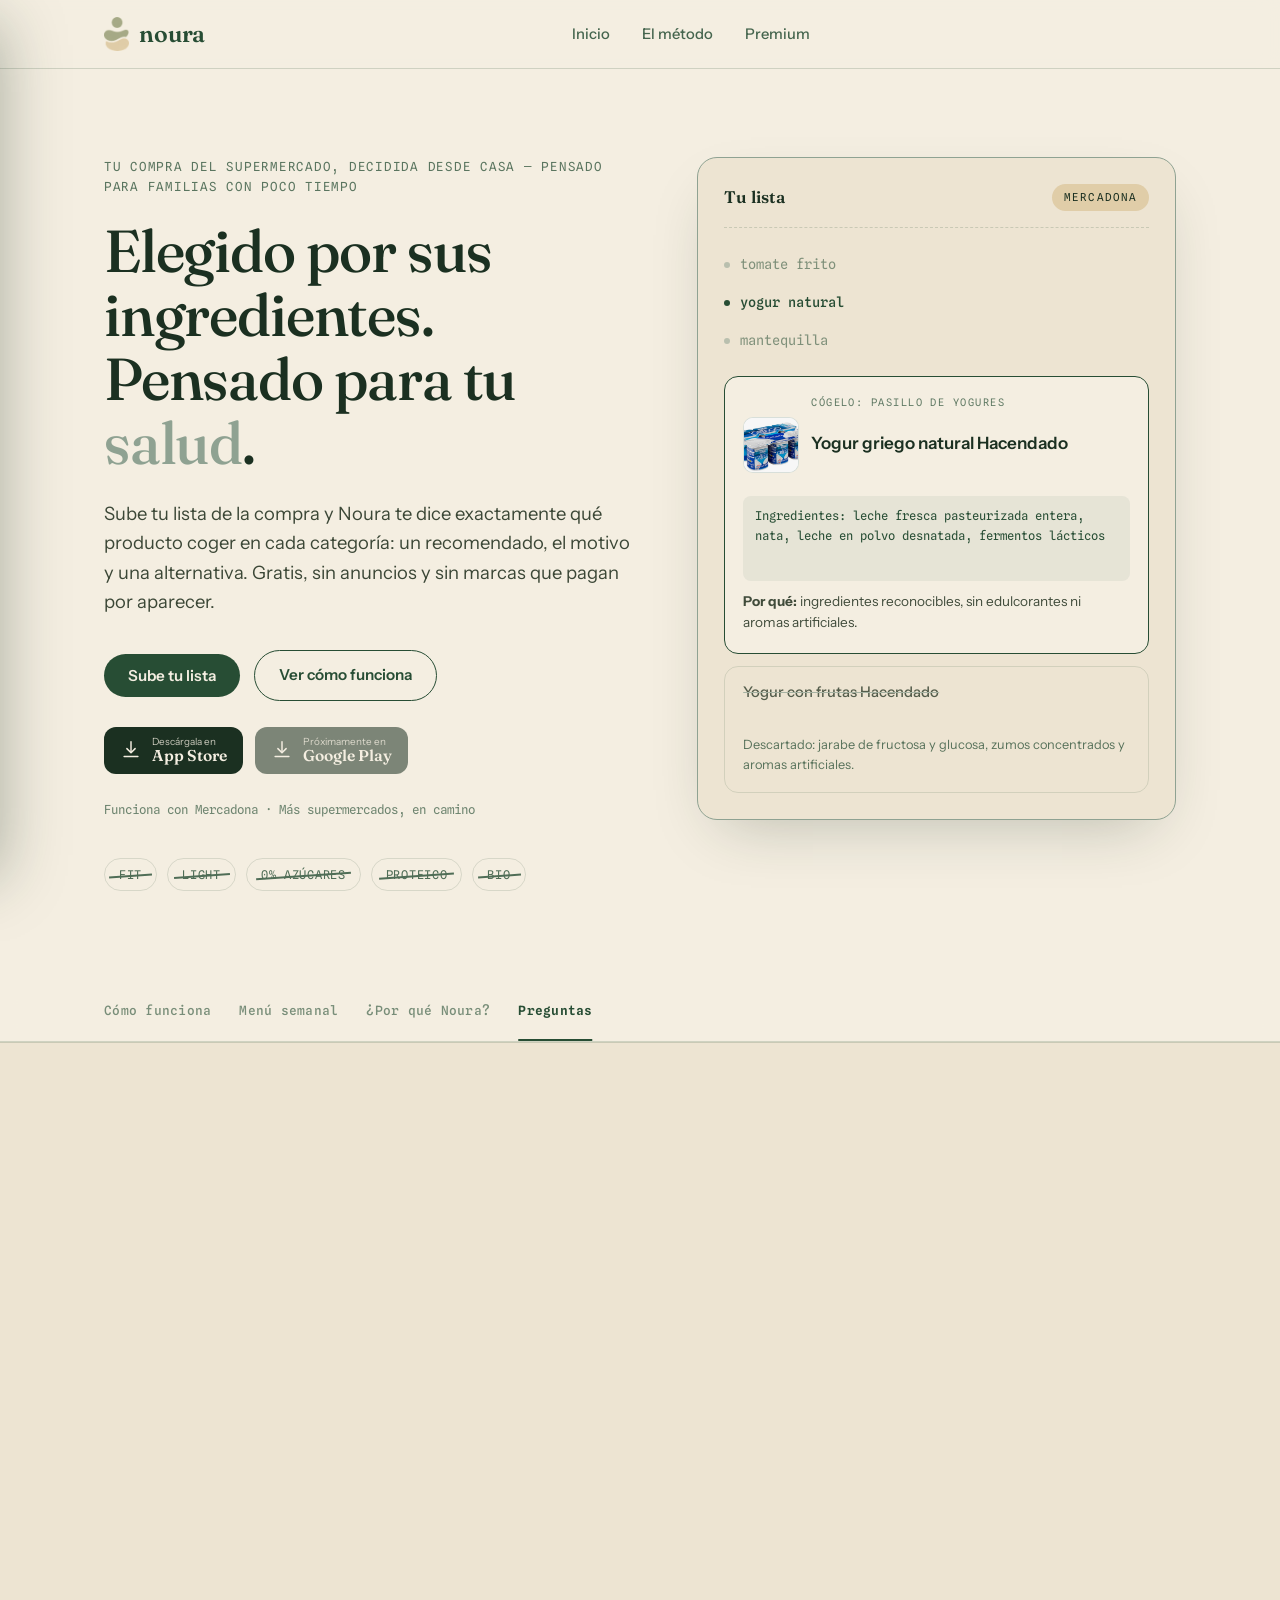
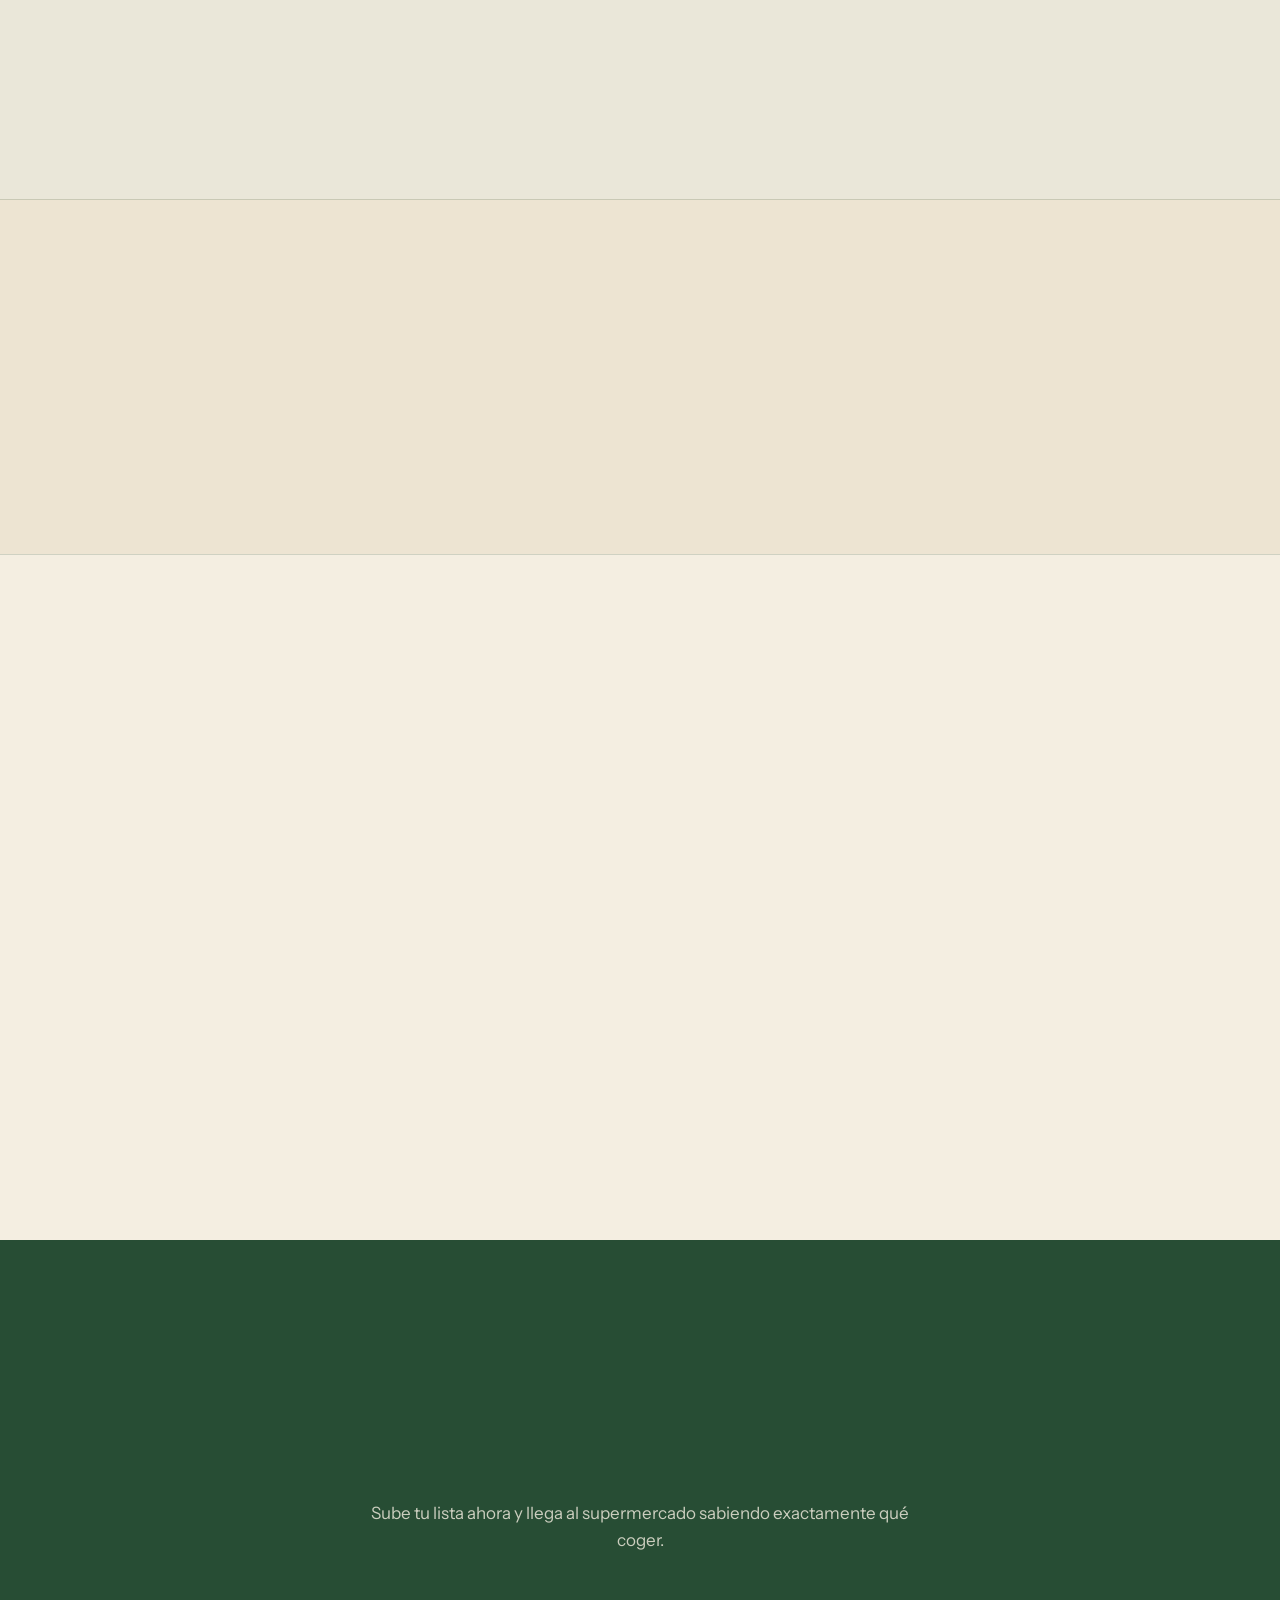
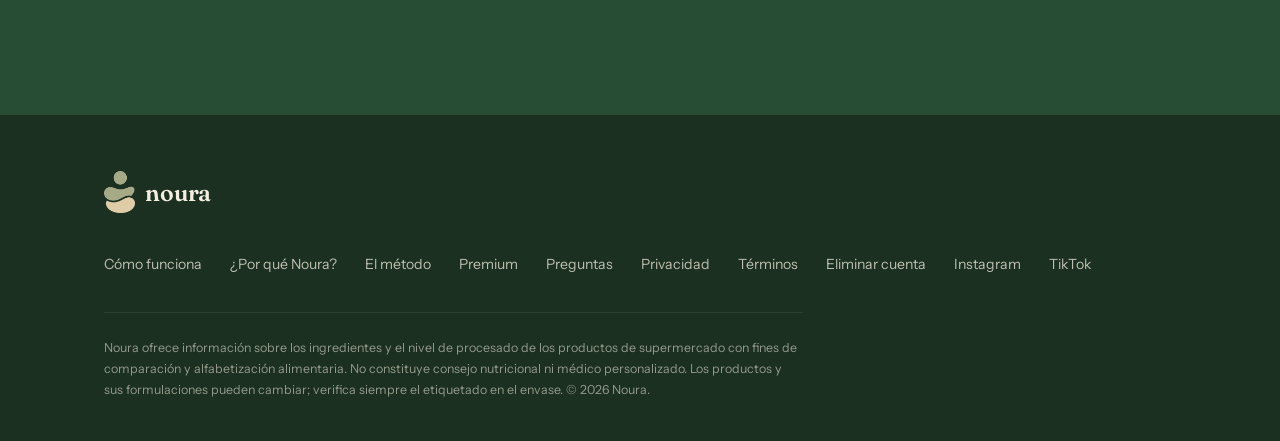
<file: index.html>
<!DOCTYPE html>
<html lang="es">
<head>
<meta charset="UTF-8">
<meta name="viewport" content="width=device-width, initial-scale=1.0">
<title>Noura. Elegido por sus ingredientes, pensado para tu salud</title>
<meta name="description" content="Sube tu lista de la compra y Noura te dice exactamente qué producto elegir en cada categoría de tu supermercado: un recomendado, el motivo y una alternativa. Gratis, sin anuncios y sin marcas que pagan por aparecer.">
<link rel="icon" type="image/png" href="favicon.png">
<link rel="preconnect" href="https://fonts.googleapis.com">
<link rel="preconnect" href="https://fonts.gstatic.com" crossorigin>
<link href="https://fonts.googleapis.com/css2?family=Fraunces:opsz,wght@9..144,400;9..144,500;9..144,600&family=Instrument+Sans:ital,wght@0,400;0,500;0,600;1,400&family=Spline+Sans+Mono:wght@400;500&display=swap" rel="stylesheet">
<link rel="stylesheet" href="styles.css">
</head>
<body>

<header>
  <div class="wrap nav">
    <a class="logo" href="#top"><img src="logo.png" alt="">noura</a>
    <ul class="nav-links">
      <li><a href="#top">Inicio</a></li>
      <li><a href="metodo.html">El método</a></li>
      <li><a href="premium.html">Premium</a></li>
    </ul>
    <div class="nav-actions">
      <button class="nav-toggle" aria-label="Abrir menú" aria-expanded="false" aria-controls="mobileDrawer">
        <span></span><span></span><span></span>
      </button>
    </div>
  </div>
</header>

<div class="drawer-overlay"></div>
<nav class="drawer" id="mobileDrawer" aria-label="Menú">
  <div class="drawer-head">
    <a class="logo" href="#top"><img src="logo.png" alt="">noura</a>
    <button class="drawer-close" aria-label="Cerrar menú">&times;</button>
  </div>
  <ul class="drawer-links">
    <li><a href="#top">Inicio</a></li>
    <li><a href="metodo.html">El método</a></li>
    <li><a href="premium.html">Premium</a></li>
  </ul>
</nav>

<main id="top">

<!-- HERO -->
<section class="hero">
  <div class="wrap hero-grid">
    <div>
      <p class="eyebrow">Tu compra del supermercado, decidida desde casa — pensado para familias con poco tiempo</p>
      <h1>Elegido por sus ingredientes.<br>Pensado para tu <span class="accent">salud</span>.</h1>
      <p class="lead">Sube tu lista de la compra y Noura te dice exactamente qué producto coger en cada categoría: un recomendado, el motivo y una alternativa. Gratis, sin anuncios y sin marcas que pagan por aparecer.</p>
      <div class="hero-ctas">
        <button type="button" class="btn btn-primary">Sube tu lista</button>
        <a class="btn btn-ghost" href="#como-funciona">Ver cómo funciona</a>
      </div>
      <!-- Nota: sustituir el href="#" por la ficha real de App Store en cuanto Apple apruebe la app -->
      <div class="store-badges">
        <a class="store-badge" href="#" aria-label="Descárgala en el App Store">
          <svg class="store-badge-icon" viewBox="0 0 24 24" fill="none" stroke="currentColor" stroke-width="1.6" stroke-linecap="round" stroke-linejoin="round" aria-hidden="true"><path d="M12 3v11"/><path d="M7.5 10.5 12 15l4.5-4.5"/><path d="M4.5 19h15"/></svg>
          <span><small>Descárgala en</small><strong>App Store</strong></span>
        </a>
        <span class="store-badge store-badge-soon" aria-disabled="true">
          <svg class="store-badge-icon" viewBox="0 0 24 24" fill="none" stroke="currentColor" stroke-width="1.6" stroke-linecap="round" stroke-linejoin="round" aria-hidden="true"><path d="M12 3v11"/><path d="M7.5 10.5 12 15l4.5-4.5"/><path d="M4.5 19h15"/></svg>
          <span><small>Próximamente en</small><strong>Google Play</strong></span>
        </span>
      </div>
      <p class="hero-note">Funciona con Mercadona · Más supermercados, en camino</p>
      <div class="claims" aria-hidden="true">
        <span class="claim">FIT</span>
        <span class="claim">LIGHT</span>
        <span class="claim">0% AZÚCARES</span>
        <span class="claim">PROTEICO</span>
        <span class="claim">BIO</span>
      </div>
    </div>

    <p class="demo-eyebrow">Recomendaciones concretas</p>
    <div class="demo" aria-label="Ejemplo de recomendación de Noura">
      <div class="demo-head">
        <span class="t">Tu lista</span>
        <span class="pill">Mercadona</span>
      </div>
      <div class="list-item"><span class="dot"></span>tomate frito</div>
      <div class="list-item active"><span class="dot"></span>yogur natural</div>
      <div class="list-item"><span class="dot"></span>mantequilla</div>

      <div class="reco">
        <div class="reco-top">
          <img class="reco-img" src="yogur-griego.png" alt="Yogur griego natural Hacendado">
          <div class="reco-text">
            <span class="tag">Cógelo: pasillo de yogures</span>
            <p class="name">Yogur griego natural Hacendado</p>
          </div>
        </div>
        <p class="ing">Ingredientes: leche fresca pasteurizada entera, nata, leche en polvo desnatada, fermentos lácticos</p>
        <p class="why"><strong>Por qué:</strong> ingredientes reconocibles, sin edulcorantes ni aromas artificiales.</p>
        <p class="alt" hidden></p>
      </div>

      <div class="rejected">
        <p class="name">Yogur con frutas Hacendado</p>
        <p class="why">Descartado: jarabe de fructosa y glucosa, zumos concentrados y aromas artificiales.</p>
      </div>
    </div>
  </div>
</section>

<div class="home-sections">

<nav class="section-nav" aria-label="Secciones de la página">
  <div class="wrap">
    <a href="#como-funciona">Cómo funciona</a>
    <a href="#menu-semanal">Menú semanal</a>
    <a href="#diferencia">¿Por qué Noura?</a>
    <a href="#faq">Preguntas</a>
    <span class="nav-indicator" aria-hidden="true"></span>
  </div>
</nav>

<!-- CÓMO FUNCIONA -->
<section id="como-funciona">
  <div class="wrap">
    <p class="sec-eyebrow reveal">Cómo funciona</p>
    <h2 class="reveal slide-left">Escribes «yogur». Te decimos qué yogur.</h2>
    <p class="sec-lead reveal">Te decimos el producto concreto de tu supermercado, con marca y formato, para que llegues y lo cojas directamente de la estantería.</p>
    <div class="steps">
      <div class="step reveal">
        <span class="num">1</span>
        <h3>Elige tu supermercado</h3>
        <p>Hoy, Mercadona. Pronto, más cadenas. Noura trabaja siempre con los productos reales que hay en tu supermercado.</p>
      </div>
      <div class="step reveal">
        <span class="num">2</span>
        <h3>Sube tu lista</h3>
        <p>Escribe o pega los productos que necesitas, tal y como los apuntarías en un papel: «yogur, tomate frito, mantequilla». O hazle una foto a tu lista de la compra: Noura reconoce los productos directamente desde la imagen.</p>
      </div>
      <div class="step reveal">
        <span class="num">3</span>
        <h3>Llévate el producto exacto</h3>
        <p>Para cada cosa de tu lista, un producto concreto con su marca y formato, el motivo basado en sus ingredientes y, como mucho, una alternativa.</p>
      </div>
    </div>
  </div>
</section>

<!-- MENÚ SEMANAL -->
<section id="menu-semanal">
  <div class="wrap">
    <p class="sec-eyebrow reveal">Menú semanal</p>
    <h2 class="reveal slide-left">¿No sabes ni qué cenar? Genérate la semana.</h2>
    <p class="sec-lead reveal">Noura te crea un menú semanal sano —14 comidas adaptadas a tu hogar y tu objetivo— y lo convierte directamente en tu lista de la compra. De «no sé qué hacer de cena» a la cesta hecha, en un minuto.</p>
    <a class="btn btn-ghost reveal" href="premium.html">Descúbrelo en Premium →</a>

    <div class="app-shots">
      <figure class="phone-frame reveal">
        <img src="app-screenshot-1.jpg" alt="Pantalla de inicio de Noura, con accesos a generar el menú semanal, subir tu lista o escanear un menú">
        <figcaption>Tu inicio</figcaption>
      </figure>
      <figure class="phone-frame reveal">
        <img src="app-screenshot-2.jpg" alt="Pantalla de Noura para generar el menú semanal según tu perfil y tu objetivo">
        <figcaption>Genera tu menú</figcaption>
      </figure>
      <figure class="phone-frame reveal">
        <img src="app-screenshot-3.jpg" alt="Menú semanal generado por Noura, con comida y cena para cada día y el coste total estimado de la compra">
        <figcaption>Tu menú de la semana</figcaption>
      </figure>
    </div>
  </div>
</section>

<!-- LA DIFERENCIA -->
<section id="diferencia">
  <div class="wrap">
    <p class="sec-eyebrow reveal">¿Por qué Noura?</p>
    <h2 class="reveal slide-right">Desde tu casa, no desde el pasillo del supermercado.</h2>
    <div class="vs-grid">
      <div class="vs-card them reveal slide-left">
        <span class="label">Apps de escaneo</span>
        <h3>Reaccionan producto a producto</h3>
        <p>Escaneas un envase en la tienda y recibes una nota al momento, con el carro parado en mitad del pasillo. Para saber cuál es la mejor opción de la categoría, tienes que escanear producto a producto y comparar tú mismo cada nota.</p>
      </div>
      <div class="vs-card us reveal slide-right">
        <span class="label">Noura</span>
        <h3>Decide toda la compra antes de salir</h3>
        <p>Subes tu lista completa desde casa y llegas al supermercado sabiendo exactamente qué coger en cada categoría. Si compras online, sabes directamente qué producto buscar en la web del supermercado. La compra deja de ser una sucesión de microdecisiones.</p>
      </div>
    </div>
  </div>
</section>

<!-- GRATIS -->
<section class="gratis">
  <div class="wrap gratis-inner">
    <div class="reveal">
      <p class="sec-eyebrow">Y todo esto es gratis</p>
      <p class="big">Tu lista, resuelta producto a producto. Sin anuncios, sin marcas que pagan por aparecer.</p>
    </div>
    <button type="button" class="btn btn-primary reveal">Empezar gratis</button>
  </div>
</section>

<!-- FAQ -->
<section id="faq">
  <div class="wrap">
    <p class="sec-eyebrow reveal">Preguntas frecuentes</p>
    <h2 class="reveal slide-left">Lo que suelen preguntarnos</h2>
    <div class="faq-list reveal">
      <details>
        <summary>¿Noura es gratis de verdad?</summary>
        <p>Sí. La función principal, que es elegir supermercado, subir tu lista y recibir un producto recomendado por cada cosa que necesitas, con su motivo y una alternativa, es gratuita para todo el mundo. Las funciones avanzadas, como pedirle a Noura que te genere el menú de la semana con su lista de la compra y su coste estimado, forman parte de una única suscripción mensual.</p>
      </details>
      <details>
        <summary>¿Con qué supermercados funciona?</summary>
        <p>Hoy, con Mercadona. Estamos trabajando para incorporar más cadenas próximamente.</p>
      </details>
      <details>
        <summary>¿Cómo decidís qué producto recomendar?</summary>
        <p>Aplicamos siempre el mismo conjunto de reglas basado en los ingredientes y el nivel de procesado de cada producto. Las promesas del envase, como «fit», «light», «0%» o «bio», no puntúan. Y cuando ningún producto de una categoría cumple los criterios, no recomendamos ninguno y lo decimos.</p>
      </details>
      <details>
        <summary>¿Las marcas pueden pagar por aparecer?</summary>
        <p>No. Ninguna marca puede pagar para aparecer recomendada en Noura. Las recomendaciones salen exclusivamente de los criterios de ingredientes.</p>
      </details>
      <details>
        <summary>¿Es Noura consejo nutricional?</summary>
        <p>No. Noura ofrece información sobre los ingredientes y el procesado de los productos para ayudarte a comparar opciones. No sustituye el consejo de un profesional sanitario o de la nutrición.</p>
      </details>
    </div>
  </div>
</section>

</div>

<!-- CTA FINAL -->
<section class="cta-final">
  <div class="wrap">
    <img class="reveal" src="logo.png" alt="">
    <h2 class="reveal">Tu próxima compra, ya decidida.</h2>
    <p class="reveal">Sube tu lista ahora y llega al supermercado sabiendo exactamente qué coger.</p>
    <!-- Nota: sustituir el href="#" por la ficha real de App Store en cuanto Apple apruebe la app -->
    <div class="store-badges reveal">
      <a class="store-badge" href="#" aria-label="Descárgala en el App Store">
        <svg class="store-badge-icon" viewBox="0 0 24 24" fill="none" stroke="currentColor" stroke-width="1.6" stroke-linecap="round" stroke-linejoin="round" aria-hidden="true"><path d="M12 3v11"/><path d="M7.5 10.5 12 15l4.5-4.5"/><path d="M4.5 19h15"/></svg>
        <span><small>Descárgala en</small><strong>App Store</strong></span>
      </a>
      <span class="store-badge store-badge-soon" aria-disabled="true">
        <svg class="store-badge-icon" viewBox="0 0 24 24" fill="none" stroke="currentColor" stroke-width="1.6" stroke-linecap="round" stroke-linejoin="round" aria-hidden="true"><path d="M12 3v11"/><path d="M7.5 10.5 12 15l4.5-4.5"/><path d="M4.5 19h15"/></svg>
        <span><small>Próximamente en</small><strong>Google Play</strong></span>
      </span>
    </div>
  </div>
</section>

</main>

<footer>
  <div class="wrap">
    <div class="foot-grid">
      <a class="logo" href="#top"><img src="logo.png" alt="">noura</a>
      <ul class="foot-links">
        <li><a href="#como-funciona">Cómo funciona</a></li>
        <li><a href="#diferencia">¿Por qué Noura?</a></li>
        <li><a href="metodo.html">El método</a></li>
        <li><a href="premium.html">Premium</a></li>
        <li><a href="#faq">Preguntas</a></li>
        <li><a href="privacidad.html">Privacidad</a></li>
        <li><a href="terminos.html">Términos</a></li>
        <li><a href="eliminar-cuenta.html">Eliminar cuenta</a></li>
        <li><a href="https://www.instagram.com/noura.aio/" target="_blank" rel="noopener">Instagram</a></li>
        <li><a href="https://www.tiktok.com/@noura.aio" target="_blank" rel="noopener">TikTok</a></li>
      </ul>
    </div>
    <p class="disclaimer">Noura ofrece información sobre los ingredientes y el nivel de procesado de los productos de supermercado con fines de comparación y alfabetización alimentaria. No constituye consejo nutricional ni médico personalizado. Los productos y sus formulaciones pueden cambiar; verifica siempre el etiquetado en el envase. © 2026 Noura.</p>
  </div>
</footer>

<script src="script.js"></script>
<script>
// Demo: rotate active list item + recommendation
const demoData = [
  {
    item: 'tomate frito',
    img: 'tomate-frito.png',
    tag: 'Cógelo: pasillo de salsas',
    name: 'Tomate frito Hida',
    ing: 'Ingredientes: tomate, aceite de oliva virgen extra, azúcar, sal',
    why: '<strong>Por qué:</strong> tomate real con aceite de oliva virgen extra, sin aceites refinados.',
    rejName: 'Tomate frito Hacendado',
    rejWhy: 'Descartado: lleva aceite de girasol.'
  },
  {
    item: 'yogur natural',
    img: 'yogur-griego.png',
    tag: 'Cógelo: pasillo de yogures',
    name: 'Yogur griego natural Hacendado',
    ing: 'Ingredientes: leche fresca pasteurizada entera, nata, leche en polvo desnatada, fermentos lácticos',
    why: '<strong>Por qué:</strong> ingredientes reconocibles, sin edulcorantes ni aromas artificiales.',
    rejName: 'Yogur con frutas Hacendado',
    rejWhy: 'Descartado: jarabe de fructosa y glucosa, zumos concentrados y aromas artificiales.'
  },
  {
    item: 'mantequilla',
    img: 'mantequilla.png',
    tag: 'Cógelo: pasillo de mantequillas y margarinas',
    name: 'Mantequilla sin sal añadida Hacendado',
    ing: 'Ingredientes: nata pasteurizada (leche), fermentos lácticos (leche). Origen de la leche: España',
    why: '<strong>Por qué:</strong> solo nata y fermentos de leche, sin aceites ni grasas vegetales.',
    rejName: 'Margarina',
    rejWhy: 'Descartado: aceites vegetales y grasas vegetales en vez de nata de leche.'
  }
];
let demoIdx = 1;
const items = document.querySelectorAll('.list-item');
const reco = document.querySelector('.reco');
const rejected = document.querySelector('.rejected');

function applyDemo(i){
  const d = demoData[i];
  items.forEach(el => {
    el.classList.toggle('active', el.textContent.trim() === d.item);
  });
  const altEl = reco.querySelector('.alt');
  reco.querySelector('.reco-img').src = d.img;
  reco.querySelector('.reco-img').alt = d.name;
  reco.querySelector('.tag').textContent = d.tag;
  reco.querySelector('.name').textContent = d.name;
  reco.querySelector('.ing').textContent = d.ing;
  reco.querySelector('.why').innerHTML = d.why;
  if (d.alt) {
    altEl.innerHTML = d.alt;
    altEl.hidden = false;
  } else {
    altEl.innerHTML = '';
    altEl.hidden = true;
  }
  rejected.querySelector('.name').textContent = d.rejName;
  rejected.querySelector('.why').textContent = d.rejWhy;
}

function renderDemo(i){
  if (prefersReduced) { applyDemo(i); return; }
  reco.classList.add('fading');
  rejected.classList.add('fading');
  setTimeout(() => {
    applyDemo(i);
    reco.classList.remove('fading');
    rejected.classList.remove('fading');
  }, 220);
}

let demoTimer = null;
function startDemoRotation(){
  if (prefersReduced) return;
  clearInterval(demoTimer);
  demoTimer = setInterval(() => {
    demoIdx = (demoIdx + 1) % demoData.length;
    renderDemo(demoIdx);
  }, 5000);
}
startDemoRotation();

// Click a list item to see its recommendation
items.forEach(el => {
  el.style.cursor = 'pointer';
  el.addEventListener('click', () => {
    const idx = demoData.findIndex(d => d.item === el.textContent.trim());
    if (idx >= 0) { demoIdx = idx; renderDemo(idx); startDemoRotation(); }
  });
});
</script>

</body>
</html>
</file>
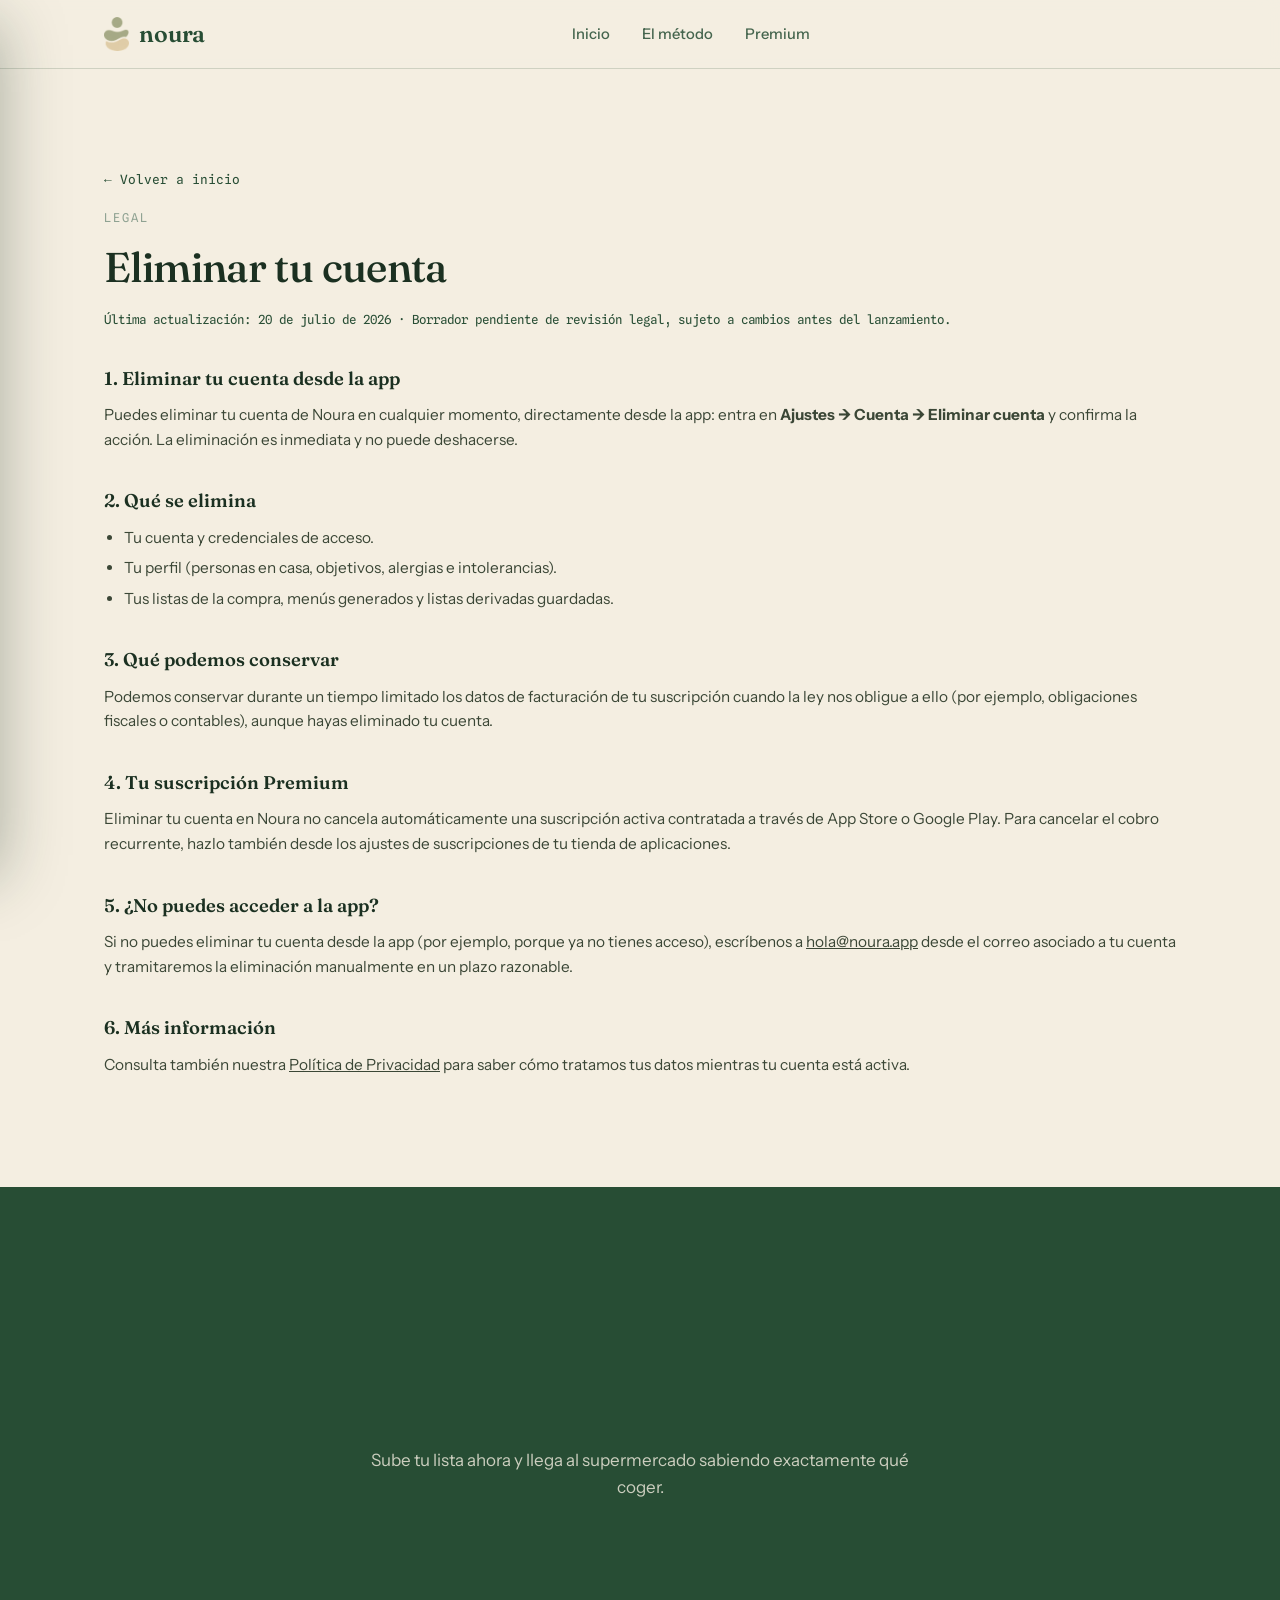
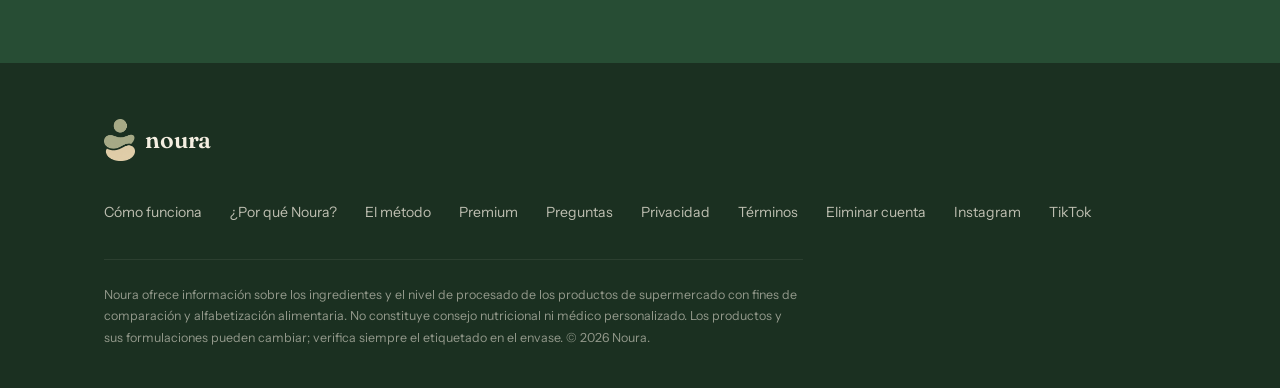
<file: eliminar-cuenta.html>
<!DOCTYPE html>
<html lang="es">
<head>
<meta charset="UTF-8">
<meta name="viewport" content="width=device-width, initial-scale=1.0">
<title>Eliminar cuenta — Noura</title>
<meta name="description" content="Cómo eliminar tu cuenta de Noura y qué pasa con tus datos.">
<link rel="icon" type="image/png" href="favicon.png">
<link rel="preconnect" href="https://fonts.googleapis.com">
<link rel="preconnect" href="https://fonts.gstatic.com" crossorigin>
<link href="https://fonts.googleapis.com/css2?family=Fraunces:opsz,wght@9..144,400;9..144,500;9..144,600&family=Instrument+Sans:ital,wght@0,400;0,500;0,600;1,400&family=Spline+Sans+Mono:wght@400;500&display=swap" rel="stylesheet">
<link rel="stylesheet" href="styles.css">
</head>
<body>

<header>
  <div class="wrap nav">
    <a class="logo" href="index.html"><img src="logo.png" alt="">noura</a>
    <ul class="nav-links">
      <li><a href="index.html">Inicio</a></li>
      <li><a href="metodo.html">El método</a></li>
      <li><a href="premium.html">Premium</a></li>
    </ul>
    <div class="nav-actions">
      <button class="nav-toggle" aria-label="Abrir menú" aria-expanded="false" aria-controls="mobileDrawer">
        <span></span><span></span><span></span>
      </button>
    </div>
  </div>
</header>

<div class="drawer-overlay"></div>
<nav class="drawer" id="mobileDrawer" aria-label="Menú">
  <div class="drawer-head">
    <a class="logo" href="index.html"><img src="logo.png" alt="">noura</a>
    <button class="drawer-close" aria-label="Cerrar menú">&times;</button>
  </div>
  <ul class="drawer-links">
    <li><a href="index.html">Inicio</a></li>
    <li><a href="metodo.html">El método</a></li>
    <li><a href="premium.html">Premium</a></li>
  </ul>
</nav>

<main id="top">

<!-- ELIMINAR CUENTA -->
<section id="eliminar-cuenta">
  <div class="wrap">
    <a class="page-back reveal" href="index.html">← Volver a inicio</a>
    <p class="sec-eyebrow reveal">Legal</p>
    <h2 class="reveal">Eliminar tu cuenta</h2>
    <p class="legal-updated reveal">Última actualización: 20 de julio de 2026 · Borrador pendiente de revisión legal, sujeto a cambios antes del lanzamiento.</p>

    <div class="legal-content reveal">
      <h3>1. Eliminar tu cuenta desde la app</h3>
      <p>Puedes eliminar tu cuenta de Noura en cualquier momento, directamente desde la app: entra en <strong>Ajustes → Cuenta → Eliminar cuenta</strong> y confirma la acción. La eliminación es inmediata y no puede deshacerse.</p>

      <h3>2. Qué se elimina</h3>
      <ul>
        <li>Tu cuenta y credenciales de acceso.</li>
        <li>Tu perfil (personas en casa, objetivos, alergias e intolerancias).</li>
        <li>Tus listas de la compra, menús generados y listas derivadas guardadas.</li>
      </ul>

      <h3>3. Qué podemos conservar</h3>
      <p>Podemos conservar durante un tiempo limitado los datos de facturación de tu suscripción cuando la ley nos obligue a ello (por ejemplo, obligaciones fiscales o contables), aunque hayas eliminado tu cuenta.</p>

      <h3>4. Tu suscripción Premium</h3>
      <p>Eliminar tu cuenta en Noura no cancela automáticamente una suscripción activa contratada a través de App Store o Google Play. Para cancelar el cobro recurrente, hazlo también desde los ajustes de suscripciones de tu tienda de aplicaciones.</p>

      <h3>5. ¿No puedes acceder a la app?</h3>
      <p>Si no puedes eliminar tu cuenta desde la app (por ejemplo, porque ya no tienes acceso), escríbenos a <a href="mailto:hola@noura.app">hola@noura.app</a> desde el correo asociado a tu cuenta y tramitaremos la eliminación manualmente en un plazo razonable.</p>

      <h3>6. Más información</h3>
      <p>Consulta también nuestra <a href="privacidad.html">Política de Privacidad</a> para saber cómo tratamos tus datos mientras tu cuenta está activa.</p>
    </div>
  </div>
</section>

<!-- CTA FINAL -->
<section class="cta-final">
  <div class="wrap">
    <img class="reveal" src="logo.png" alt="">
    <h2 class="reveal">Tu próxima compra, ya decidida.</h2>
    <p class="reveal">Sube tu lista ahora y llega al supermercado sabiendo exactamente qué coger.</p>
    <!-- Nota: sustituir el href="#" por la ficha real de App Store en cuanto Apple apruebe la app -->
    <div class="store-badges reveal">
      <a class="store-badge" href="#" aria-label="Descárgala en el App Store">
        <svg class="store-badge-icon" viewBox="0 0 24 24" fill="none" stroke="currentColor" stroke-width="1.6" stroke-linecap="round" stroke-linejoin="round" aria-hidden="true"><path d="M12 3v11"/><path d="M7.5 10.5 12 15l4.5-4.5"/><path d="M4.5 19h15"/></svg>
        <span><small>Descárgala en</small><strong>App Store</strong></span>
      </a>
      <span class="store-badge store-badge-soon" aria-disabled="true">
        <svg class="store-badge-icon" viewBox="0 0 24 24" fill="none" stroke="currentColor" stroke-width="1.6" stroke-linecap="round" stroke-linejoin="round" aria-hidden="true"><path d="M12 3v11"/><path d="M7.5 10.5 12 15l4.5-4.5"/><path d="M4.5 19h15"/></svg>
        <span><small>Próximamente en</small><strong>Google Play</strong></span>
      </span>
    </div>
  </div>
</section>

</main>

<footer>
  <div class="wrap">
    <div class="foot-grid">
      <a class="logo" href="index.html"><img src="logo.png" alt="">noura</a>
      <ul class="foot-links">
        <li><a href="index.html#como-funciona">Cómo funciona</a></li>
        <li><a href="index.html#diferencia">¿Por qué Noura?</a></li>
        <li><a href="metodo.html">El método</a></li>
        <li><a href="premium.html">Premium</a></li>
        <li><a href="index.html#faq">Preguntas</a></li>
        <li><a href="privacidad.html">Privacidad</a></li>
        <li><a href="terminos.html">Términos</a></li>
        <li><a href="eliminar-cuenta.html">Eliminar cuenta</a></li>
        <li><a href="https://www.instagram.com/noura.aio/" target="_blank" rel="noopener">Instagram</a></li>
        <li><a href="https://www.tiktok.com/@noura.aio" target="_blank" rel="noopener">TikTok</a></li>
      </ul>
    </div>
    <p class="disclaimer">Noura ofrece información sobre los ingredientes y el nivel de procesado de los productos de supermercado con fines de comparación y alfabetización alimentaria. No constituye consejo nutricional ni médico personalizado. Los productos y sus formulaciones pueden cambiar; verifica siempre el etiquetado en el envase. © 2026 Noura.</p>
  </div>
</footer>

<script src="script.js"></script>

</body>
</html>
</file>
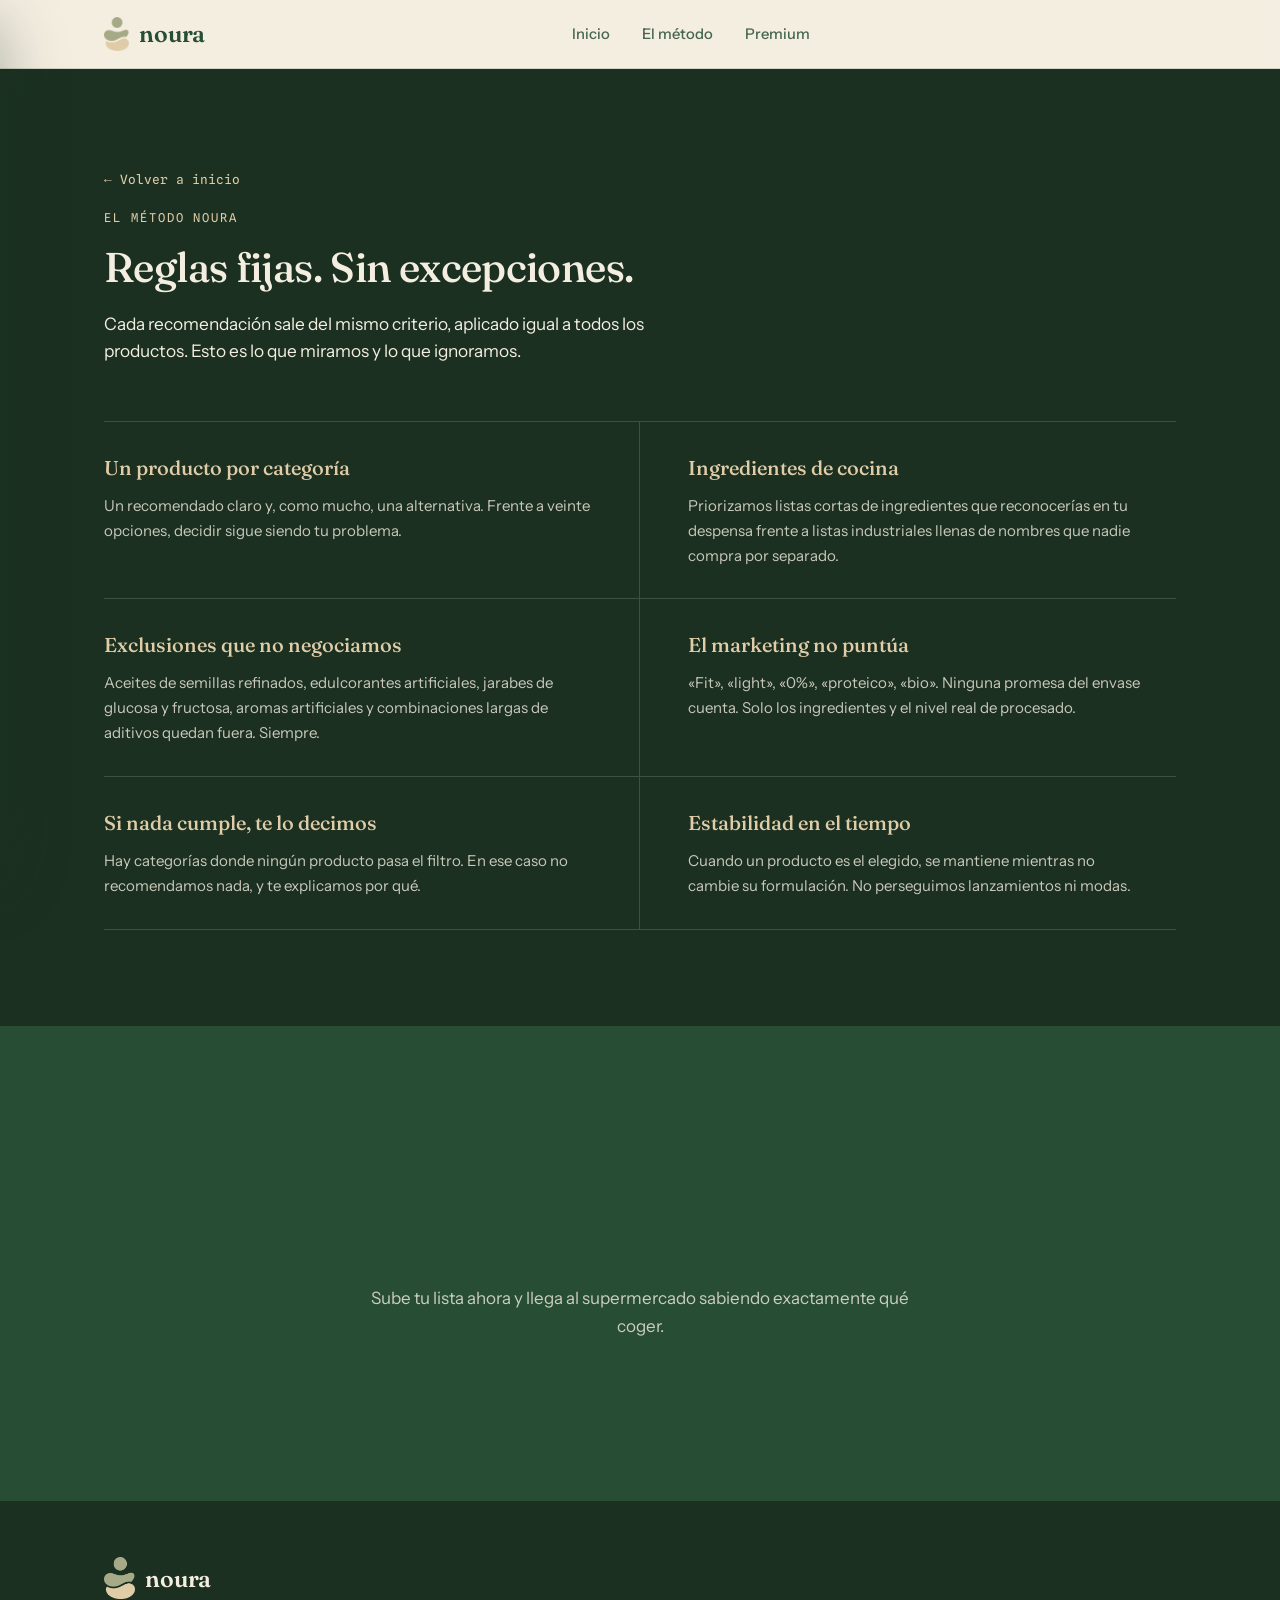
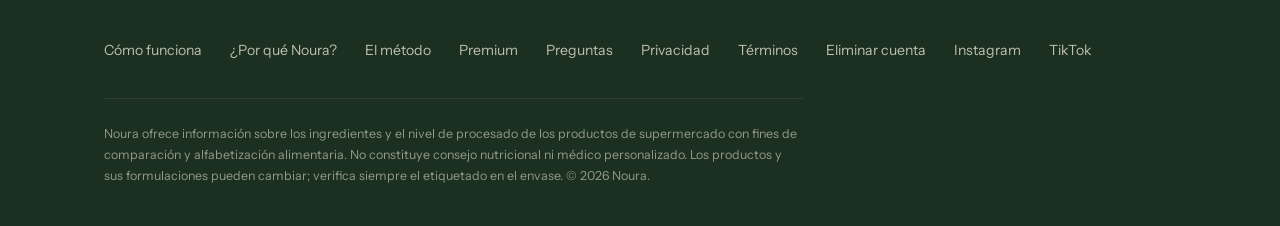
<file: metodo.html>
<!DOCTYPE html>
<html lang="es">
<head>
<meta charset="UTF-8">
<meta name="viewport" content="width=device-width, initial-scale=1.0">
<title>El método Noura. Reglas fijas, sin excepciones</title>
<meta name="description" content="Así decide Noura qué producto recomendarte en cada categoría: el criterio de ingredientes que aplicamos siempre, sin excepciones.">
<link rel="icon" type="image/png" href="favicon.png">
<link rel="preconnect" href="https://fonts.googleapis.com">
<link rel="preconnect" href="https://fonts.gstatic.com" crossorigin>
<link href="https://fonts.googleapis.com/css2?family=Fraunces:opsz,wght@9..144,400;9..144,500;9..144,600&family=Instrument+Sans:ital,wght@0,400;0,500;0,600;1,400&family=Spline+Sans+Mono:wght@400;500&display=swap" rel="stylesheet">
<link rel="stylesheet" href="styles.css">
</head>
<body>

<header>
  <div class="wrap nav">
    <a class="logo" href="index.html"><img src="logo.png" alt="">noura</a>
    <ul class="nav-links">
      <li><a href="index.html">Inicio</a></li>
      <li><a href="metodo.html">El método</a></li>
      <li><a href="premium.html">Premium</a></li>
    </ul>
    <div class="nav-actions">
      <button class="nav-toggle" aria-label="Abrir menú" aria-expanded="false" aria-controls="mobileDrawer">
        <span></span><span></span><span></span>
      </button>
    </div>
  </div>
</header>

<div class="drawer-overlay"></div>
<nav class="drawer" id="mobileDrawer" aria-label="Menú">
  <div class="drawer-head">
    <a class="logo" href="index.html"><img src="logo.png" alt="">noura</a>
    <button class="drawer-close" aria-label="Cerrar menú">&times;</button>
  </div>
  <ul class="drawer-links">
    <li><a href="index.html">Inicio</a></li>
    <li><a href="metodo.html">El método</a></li>
    <li><a href="premium.html">Premium</a></li>
  </ul>
</nav>

<main id="top">

<!-- MÉTODO -->
<section class="metodo" id="metodo">
  <div class="wrap">
    <a class="page-back reveal" href="index.html">← Volver a inicio</a>
    <p class="sec-eyebrow reveal">El método Noura</p>
    <h2 class="reveal">Reglas fijas. Sin excepciones.</h2>
    <p class="sec-lead reveal">Cada recomendación sale del mismo criterio, aplicado igual a todos los productos. Esto es lo que miramos y lo que ignoramos.</p>
    <div class="rules">
      <div class="rule reveal">
        <h3>Un producto por categoría</h3>
        <p>Un recomendado claro y, como mucho, una alternativa. Frente a veinte opciones, decidir sigue siendo tu problema.</p>
      </div>
      <div class="rule reveal">
        <h3>Ingredientes de cocina</h3>
        <p>Priorizamos listas cortas de ingredientes que reconocerías en tu despensa frente a listas industriales llenas de nombres que nadie compra por separado.</p>
      </div>
      <div class="rule reveal">
        <h3>Exclusiones que no negociamos</h3>
        <p>Aceites de semillas refinados, edulcorantes artificiales, jarabes de glucosa y fructosa, aromas artificiales y combinaciones largas de aditivos quedan fuera. Siempre.</p>
      </div>
      <div class="rule reveal">
        <h3>El marketing no puntúa</h3>
        <p>«Fit», «light», «0%», «proteico», «bio». Ninguna promesa del envase cuenta. Solo los ingredientes y el nivel real de procesado.</p>
      </div>
      <div class="rule reveal">
        <h3>Si nada cumple, te lo decimos</h3>
        <p>Hay categorías donde ningún producto pasa el filtro. En ese caso no recomendamos nada, y te explicamos por qué.</p>
      </div>
      <div class="rule reveal">
        <h3>Estabilidad en el tiempo</h3>
        <p>Cuando un producto es el elegido, se mantiene mientras no cambie su formulación. No perseguimos lanzamientos ni modas.</p>
      </div>
    </div>
  </div>
</section>

<!-- CTA FINAL -->
<section class="cta-final">
  <div class="wrap">
    <img class="reveal" src="logo.png" alt="">
    <h2 class="reveal">Tu próxima compra, ya decidida.</h2>
    <p class="reveal">Sube tu lista ahora y llega al supermercado sabiendo exactamente qué coger.</p>
    <!-- Nota: sustituir el href="#" por la ficha real de App Store en cuanto Apple apruebe la app -->
    <div class="store-badges reveal">
      <a class="store-badge" href="#" aria-label="Descárgala en el App Store">
        <svg class="store-badge-icon" viewBox="0 0 24 24" fill="none" stroke="currentColor" stroke-width="1.6" stroke-linecap="round" stroke-linejoin="round" aria-hidden="true"><path d="M12 3v11"/><path d="M7.5 10.5 12 15l4.5-4.5"/><path d="M4.5 19h15"/></svg>
        <span><small>Descárgala en</small><strong>App Store</strong></span>
      </a>
      <span class="store-badge store-badge-soon" aria-disabled="true">
        <svg class="store-badge-icon" viewBox="0 0 24 24" fill="none" stroke="currentColor" stroke-width="1.6" stroke-linecap="round" stroke-linejoin="round" aria-hidden="true"><path d="M12 3v11"/><path d="M7.5 10.5 12 15l4.5-4.5"/><path d="M4.5 19h15"/></svg>
        <span><small>Próximamente en</small><strong>Google Play</strong></span>
      </span>
    </div>
  </div>
</section>

</main>

<footer>
  <div class="wrap">
    <div class="foot-grid">
      <a class="logo" href="index.html"><img src="logo.png" alt="">noura</a>
      <ul class="foot-links">
        <li><a href="index.html#como-funciona">Cómo funciona</a></li>
        <li><a href="index.html#diferencia">¿Por qué Noura?</a></li>
        <li><a href="metodo.html">El método</a></li>
        <li><a href="premium.html">Premium</a></li>
        <li><a href="index.html#faq">Preguntas</a></li>
        <li><a href="privacidad.html">Privacidad</a></li>
        <li><a href="terminos.html">Términos</a></li>
        <li><a href="eliminar-cuenta.html">Eliminar cuenta</a></li>
        <li><a href="https://www.instagram.com/noura.aio/" target="_blank" rel="noopener">Instagram</a></li>
        <li><a href="https://www.tiktok.com/@noura.aio" target="_blank" rel="noopener">TikTok</a></li>
      </ul>
    </div>
    <p class="disclaimer">Noura ofrece información sobre los ingredientes y el nivel de procesado de los productos de supermercado con fines de comparación y alfabetización alimentaria. No constituye consejo nutricional ni médico personalizado. Los productos y sus formulaciones pueden cambiar; verifica siempre el etiquetado en el envase. © 2026 Noura.</p>
  </div>
</footer>

<script src="script.js"></script>

</body>
</html>
</file>
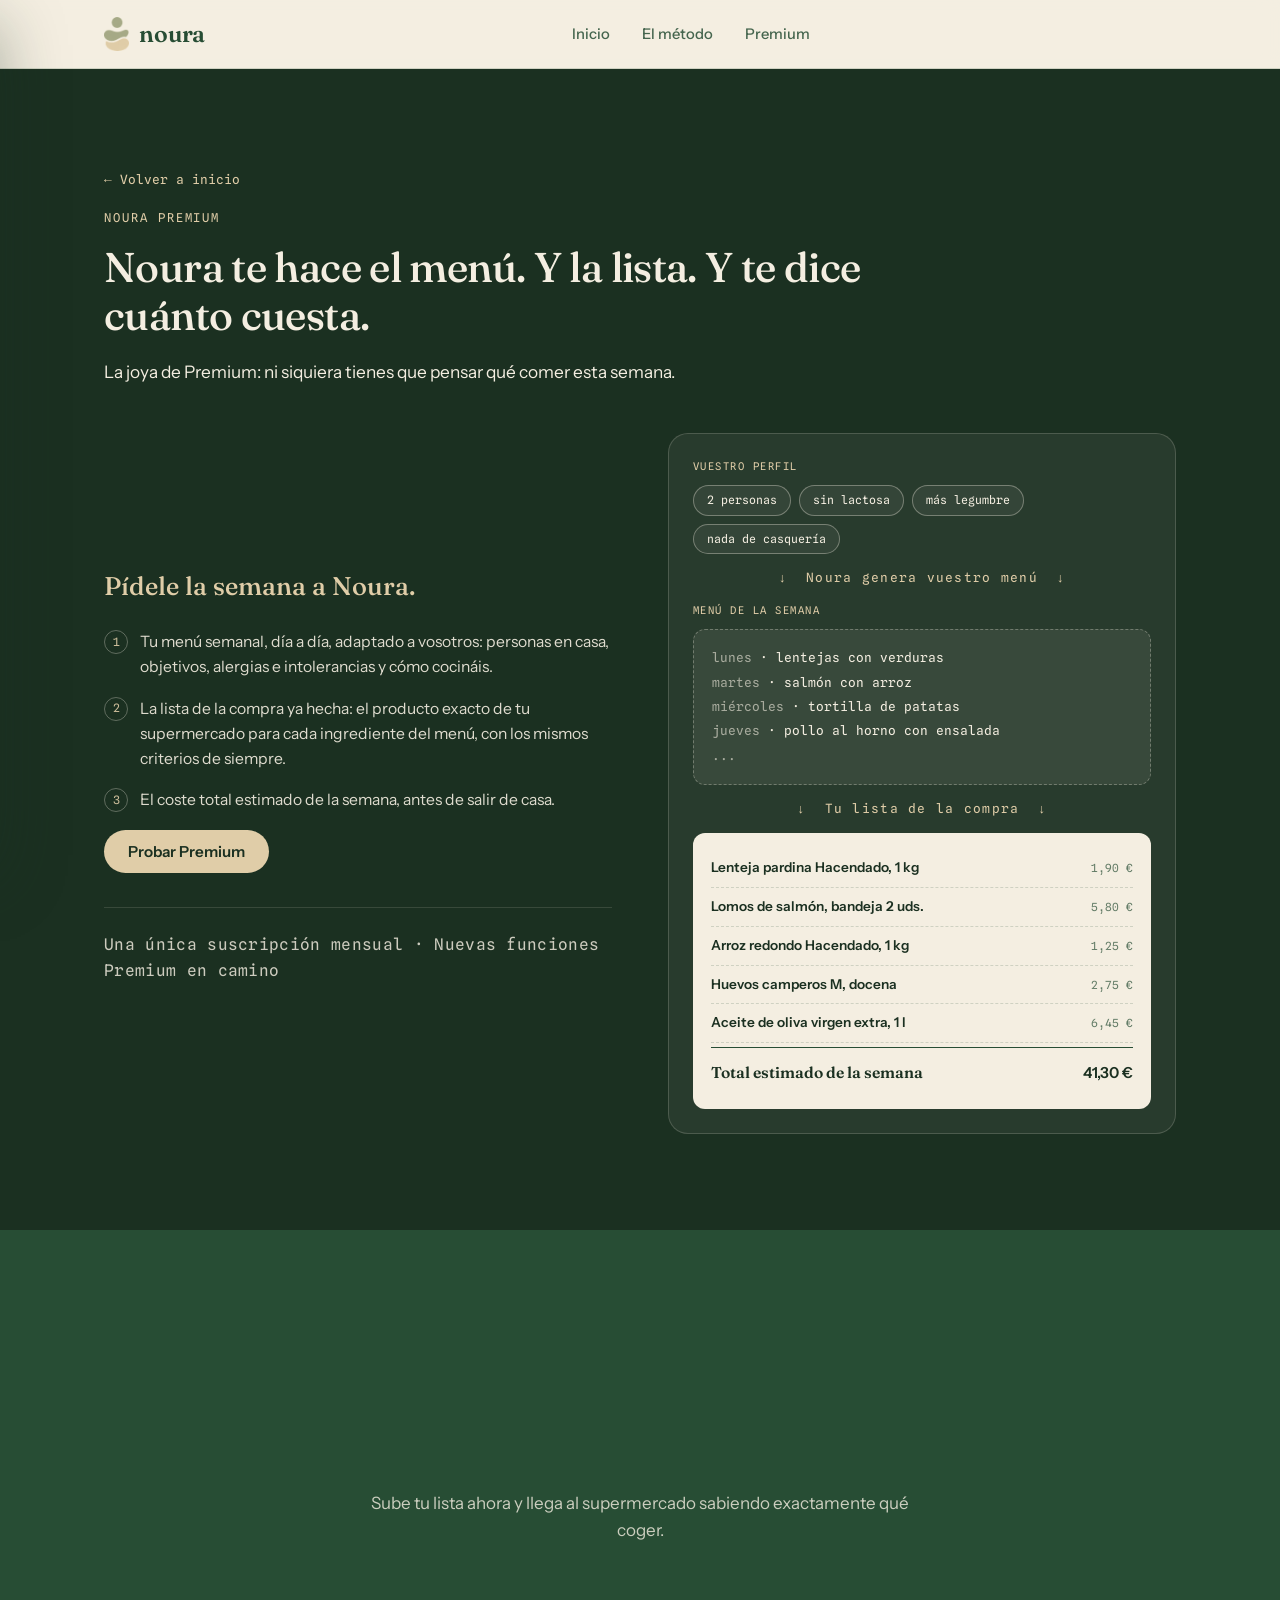
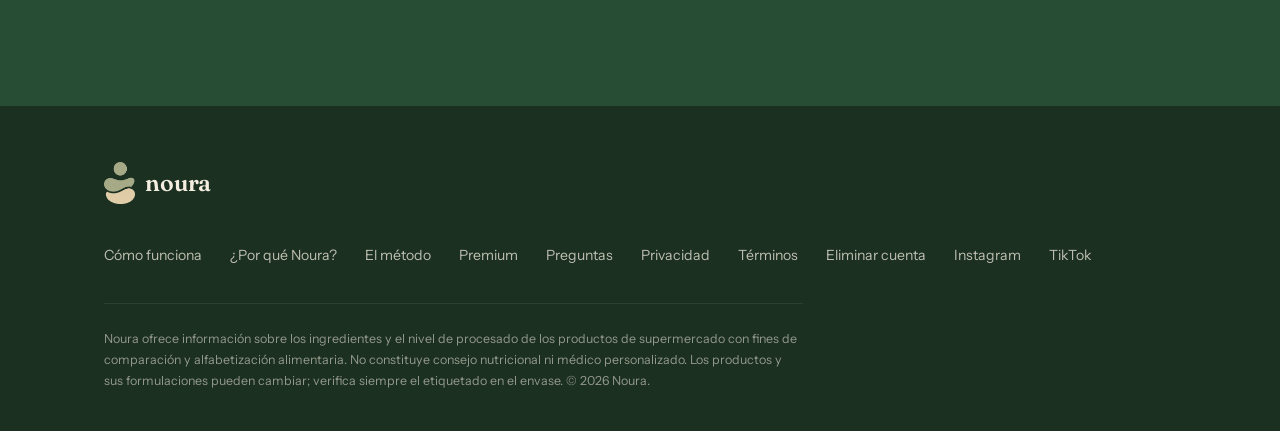
<file: premium.html>
<!DOCTYPE html>
<html lang="es">
<head>
<meta charset="UTF-8">
<meta name="viewport" content="width=device-width, initial-scale=1.0">
<title>Noura Premium. El menú, la lista y el coste, resueltos</title>
<meta name="description" content="Noura Premium genera tu menú semanal, deduce la lista de la compra con el producto exacto de tu supermercado para cada ingrediente y calcula el coste total estimado.">
<link rel="icon" type="image/png" href="favicon.png">
<link rel="preconnect" href="https://fonts.googleapis.com">
<link rel="preconnect" href="https://fonts.gstatic.com" crossorigin>
<link href="https://fonts.googleapis.com/css2?family=Fraunces:opsz,wght@9..144,400;9..144,500;9..144,600&family=Instrument+Sans:ital,wght@0,400;0,500;0,600;1,400&family=Spline+Sans+Mono:wght@400;500&display=swap" rel="stylesheet">
<link rel="stylesheet" href="styles.css">
</head>
<body>

<header>
  <div class="wrap nav">
    <a class="logo" href="index.html"><img src="logo.png" alt="">noura</a>
    <ul class="nav-links">
      <li><a href="index.html">Inicio</a></li>
      <li><a href="metodo.html">El método</a></li>
      <li><a href="premium.html">Premium</a></li>
    </ul>
    <div class="nav-actions">
      <button class="nav-toggle" aria-label="Abrir menú" aria-expanded="false" aria-controls="mobileDrawer">
        <span></span><span></span><span></span>
      </button>
    </div>
  </div>
</header>

<div class="drawer-overlay"></div>
<nav class="drawer" id="mobileDrawer" aria-label="Menú">
  <div class="drawer-head">
    <a class="logo" href="index.html"><img src="logo.png" alt="">noura</a>
    <button class="drawer-close" aria-label="Cerrar menú">&times;</button>
  </div>
  <ul class="drawer-links">
    <li><a href="index.html">Inicio</a></li>
    <li><a href="metodo.html">El método</a></li>
    <li><a href="premium.html">Premium</a></li>
  </ul>
</nav>

<main id="top">

<!-- PREMIUM -->
<section class="premium" id="premium">
  <div class="wrap">
    <a class="page-back reveal" href="index.html">← Volver a inicio</a>
    <p class="sec-eyebrow reveal">Noura Premium</p>
    <h2 class="reveal">Noura te hace el menú. Y la lista. Y te dice cuánto cuesta.</h2>
    <p class="sec-lead reveal">La joya de Premium: ni siquiera tienes que pensar qué comer esta semana.</p>

    <div class="premium-grid">
      <div class="premium-copy reveal">
        <h3>Pídele la semana a Noura.</h3>
        <ul class="premium-features">
          <li><span class="pf-num">1</span><span>Tu menú semanal, día a día, adaptado a vosotros: personas en casa, objetivos, alergias e intolerancias y cómo cocináis.</span></li>
          <li><span class="pf-num">2</span><span>La lista de la compra ya hecha: el producto exacto de tu supermercado para cada ingrediente del menú, con los mismos criterios de siempre.</span></li>
          <li><span class="pf-num">3</span><span>El coste total estimado de la semana, antes de salir de casa.</span></li>
        </ul>
        <button type="button" class="btn">Probar Premium</button>
        <p class="premium-more">Una única suscripción mensual · Nuevas funciones Premium en camino</p>
      </div>

      <div class="menu-demo reveal" aria-label="Ejemplo de menú generado por Noura a partir de un perfil, con su lista de la compra y coste estimado">
        <span class="md-label">Vuestro perfil</span>
        <div class="profile-chips">
          <span class="chip">2 personas</span>
          <span class="chip">sin lactosa</span>
          <span class="chip">más legumbre</span>
          <span class="chip">nada de casquería</span>
        </div>
        <div class="md-arrow">↓ &nbsp;Noura genera vuestro menú&nbsp; ↓</div>
        <span class="md-label">Menú de la semana</span>
        <div class="menu-box">
          <span>lunes</span> · lentejas con verduras<br>
          <span>martes</span> · salmón con arroz<br>
          <span>miércoles</span> · tortilla de patatas<br>
          <span>jueves</span> · pollo al horno con ensalada<br>
          <span>...</span>
        </div>
        <div class="md-arrow">↓ &nbsp;Tu lista de la compra&nbsp; ↓</div>
        <div class="deduced">
          <div class="d-item"><b>Lenteja pardina Hacendado, 1 kg</b><span>1,90 €</span></div>
          <div class="d-item"><b>Lomos de salmón, bandeja 2 uds.</b><span>5,80 €</span></div>
          <div class="d-item"><b>Arroz redondo Hacendado, 1 kg</b><span>1,25 €</span></div>
          <div class="d-item"><b>Huevos camperos M, docena</b><span>2,75 €</span></div>
          <div class="d-item"><b>Aceite de oliva virgen extra, 1 l</b><span>6,45 €</span></div>
          <div class="d-item total"><b>Total estimado de la semana</b><span>41,30 €</span></div>
        </div>
      </div>
    </div>
  </div>
</section>

<!-- CTA FINAL -->
<section class="cta-final">
  <div class="wrap">
    <img class="reveal" src="logo.png" alt="">
    <h2 class="reveal">Tu próxima compra, ya decidida.</h2>
    <p class="reveal">Sube tu lista ahora y llega al supermercado sabiendo exactamente qué coger.</p>
    <!-- Nota: sustituir el href="#" por la ficha real de App Store en cuanto Apple apruebe la app -->
    <div class="store-badges reveal">
      <a class="store-badge" href="#" aria-label="Descárgala en el App Store">
        <svg class="store-badge-icon" viewBox="0 0 24 24" fill="none" stroke="currentColor" stroke-width="1.6" stroke-linecap="round" stroke-linejoin="round" aria-hidden="true"><path d="M12 3v11"/><path d="M7.5 10.5 12 15l4.5-4.5"/><path d="M4.5 19h15"/></svg>
        <span><small>Descárgala en</small><strong>App Store</strong></span>
      </a>
      <span class="store-badge store-badge-soon" aria-disabled="true">
        <svg class="store-badge-icon" viewBox="0 0 24 24" fill="none" stroke="currentColor" stroke-width="1.6" stroke-linecap="round" stroke-linejoin="round" aria-hidden="true"><path d="M12 3v11"/><path d="M7.5 10.5 12 15l4.5-4.5"/><path d="M4.5 19h15"/></svg>
        <span><small>Próximamente en</small><strong>Google Play</strong></span>
      </span>
    </div>
  </div>
</section>

</main>

<footer>
  <div class="wrap">
    <div class="foot-grid">
      <a class="logo" href="index.html"><img src="logo.png" alt="">noura</a>
      <ul class="foot-links">
        <li><a href="index.html#como-funciona">Cómo funciona</a></li>
        <li><a href="index.html#diferencia">¿Por qué Noura?</a></li>
        <li><a href="metodo.html">El método</a></li>
        <li><a href="premium.html">Premium</a></li>
        <li><a href="index.html#faq">Preguntas</a></li>
        <li><a href="privacidad.html">Privacidad</a></li>
        <li><a href="terminos.html">Términos</a></li>
        <li><a href="eliminar-cuenta.html">Eliminar cuenta</a></li>
        <li><a href="https://www.instagram.com/noura.aio/" target="_blank" rel="noopener">Instagram</a></li>
        <li><a href="https://www.tiktok.com/@noura.aio" target="_blank" rel="noopener">TikTok</a></li>
      </ul>
    </div>
    <p class="disclaimer">Noura ofrece información sobre los ingredientes y el nivel de procesado de los productos de supermercado con fines de comparación y alfabetización alimentaria. No constituye consejo nutricional ni médico personalizado. Los productos y sus formulaciones pueden cambiar; verifica siempre el etiquetado en el envase. © 2026 Noura.</p>
  </div>
</footer>

<script src="script.js"></script>

</body>
</html>
</file>
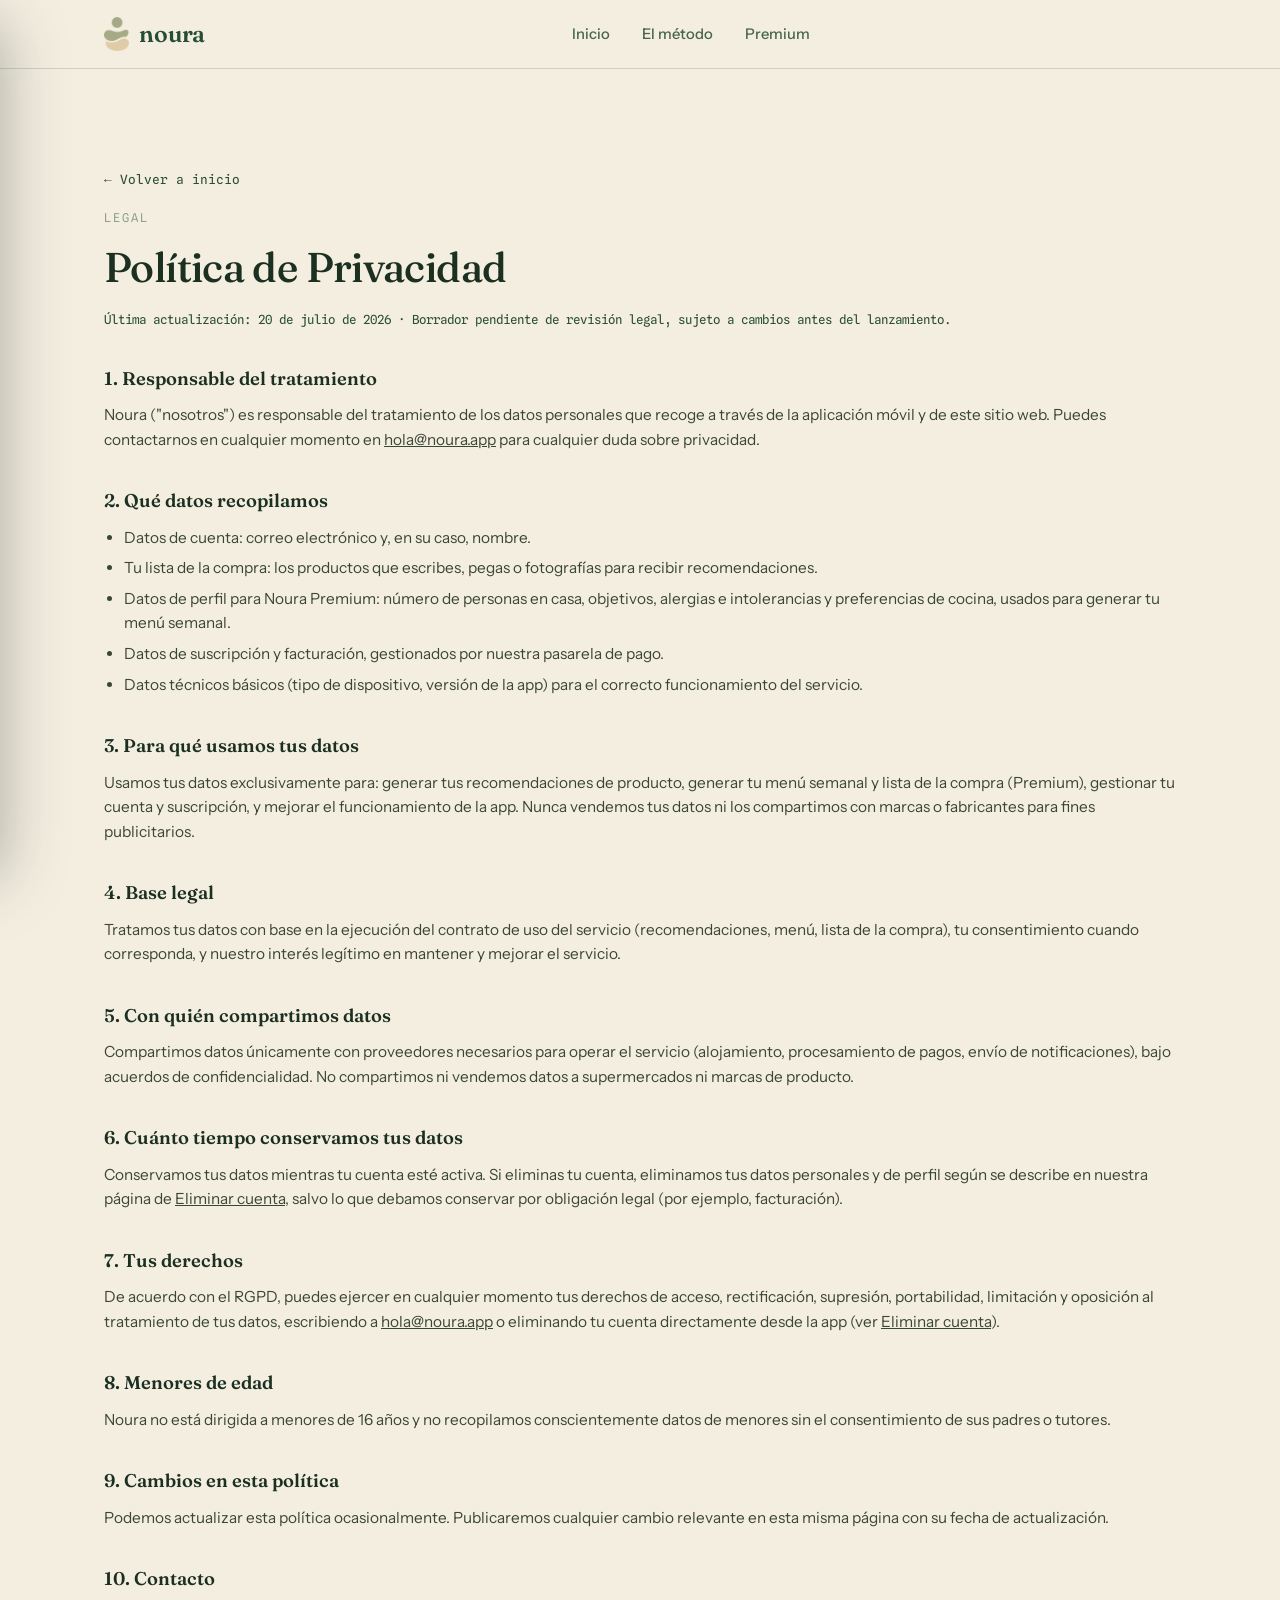
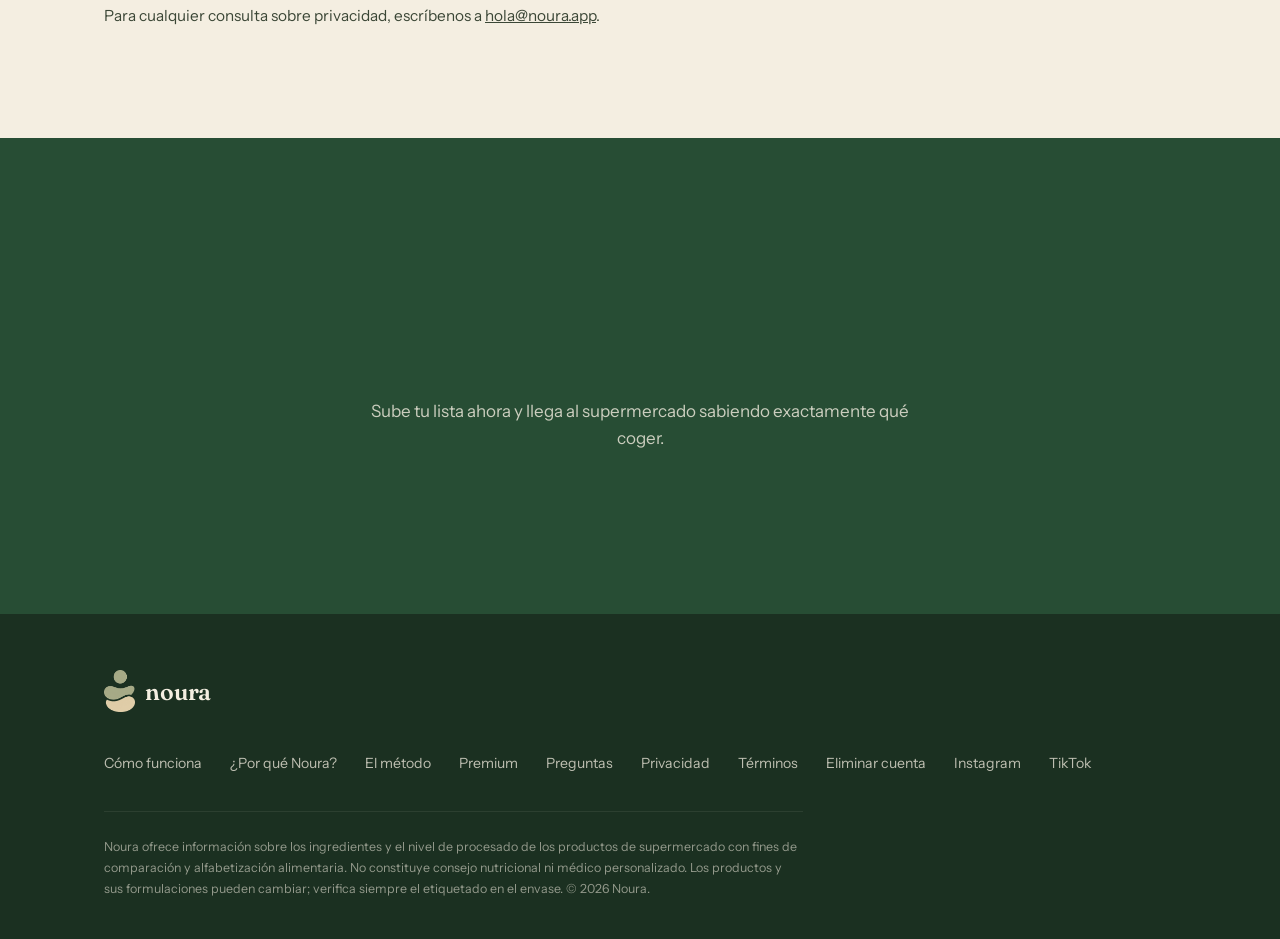
<file: privacidad.html>
<!DOCTYPE html>
<html lang="es">
<head>
<meta charset="UTF-8">
<meta name="viewport" content="width=device-width, initial-scale=1.0">
<title>Política de Privacidad — Noura</title>
<meta name="description" content="Cómo recopila, usa y protege Noura los datos de tu lista de la compra, tu perfil y tu suscripción Premium.">
<link rel="icon" type="image/png" href="favicon.png">
<link rel="preconnect" href="https://fonts.googleapis.com">
<link rel="preconnect" href="https://fonts.gstatic.com" crossorigin>
<link href="https://fonts.googleapis.com/css2?family=Fraunces:opsz,wght@9..144,400;9..144,500;9..144,600&family=Instrument+Sans:ital,wght@0,400;0,500;0,600;1,400&family=Spline+Sans+Mono:wght@400;500&display=swap" rel="stylesheet">
<link rel="stylesheet" href="styles.css">
</head>
<body>

<header>
  <div class="wrap nav">
    <a class="logo" href="index.html"><img src="logo.png" alt="">noura</a>
    <ul class="nav-links">
      <li><a href="index.html">Inicio</a></li>
      <li><a href="metodo.html">El método</a></li>
      <li><a href="premium.html">Premium</a></li>
    </ul>
    <div class="nav-actions">
      <button class="nav-toggle" aria-label="Abrir menú" aria-expanded="false" aria-controls="mobileDrawer">
        <span></span><span></span><span></span>
      </button>
    </div>
  </div>
</header>

<div class="drawer-overlay"></div>
<nav class="drawer" id="mobileDrawer" aria-label="Menú">
  <div class="drawer-head">
    <a class="logo" href="index.html"><img src="logo.png" alt="">noura</a>
    <button class="drawer-close" aria-label="Cerrar menú">&times;</button>
  </div>
  <ul class="drawer-links">
    <li><a href="index.html">Inicio</a></li>
    <li><a href="metodo.html">El método</a></li>
    <li><a href="premium.html">Premium</a></li>
  </ul>
</nav>

<main id="top">

<!-- PRIVACIDAD -->
<section id="privacidad">
  <div class="wrap">
    <a class="page-back reveal" href="index.html">← Volver a inicio</a>
    <p class="sec-eyebrow reveal">Legal</p>
    <h2 class="reveal">Política de Privacidad</h2>
    <p class="legal-updated reveal">Última actualización: 20 de julio de 2026 · Borrador pendiente de revisión legal, sujeto a cambios antes del lanzamiento.</p>

    <div class="legal-content reveal">
      <h3>1. Responsable del tratamiento</h3>
      <p>Noura ("nosotros") es responsable del tratamiento de los datos personales que recoge a través de la aplicación móvil y de este sitio web. Puedes contactarnos en cualquier momento en <a href="mailto:hola@noura.app">hola@noura.app</a> para cualquier duda sobre privacidad.</p>

      <h3>2. Qué datos recopilamos</h3>
      <ul>
        <li>Datos de cuenta: correo electrónico y, en su caso, nombre.</li>
        <li>Tu lista de la compra: los productos que escribes, pegas o fotografías para recibir recomendaciones.</li>
        <li>Datos de perfil para Noura Premium: número de personas en casa, objetivos, alergias e intolerancias y preferencias de cocina, usados para generar tu menú semanal.</li>
        <li>Datos de suscripción y facturación, gestionados por nuestra pasarela de pago.</li>
        <li>Datos técnicos básicos (tipo de dispositivo, versión de la app) para el correcto funcionamiento del servicio.</li>
      </ul>

      <h3>3. Para qué usamos tus datos</h3>
      <p>Usamos tus datos exclusivamente para: generar tus recomendaciones de producto, generar tu menú semanal y lista de la compra (Premium), gestionar tu cuenta y suscripción, y mejorar el funcionamiento de la app. Nunca vendemos tus datos ni los compartimos con marcas o fabricantes para fines publicitarios.</p>

      <h3>4. Base legal</h3>
      <p>Tratamos tus datos con base en la ejecución del contrato de uso del servicio (recomendaciones, menú, lista de la compra), tu consentimiento cuando corresponda, y nuestro interés legítimo en mantener y mejorar el servicio.</p>

      <h3>5. Con quién compartimos datos</h3>
      <p>Compartimos datos únicamente con proveedores necesarios para operar el servicio (alojamiento, procesamiento de pagos, envío de notificaciones), bajo acuerdos de confidencialidad. No compartimos ni vendemos datos a supermercados ni marcas de producto.</p>

      <h3>6. Cuánto tiempo conservamos tus datos</h3>
      <p>Conservamos tus datos mientras tu cuenta esté activa. Si eliminas tu cuenta, eliminamos tus datos personales y de perfil según se describe en nuestra página de <a href="eliminar-cuenta.html">Eliminar cuenta</a>, salvo lo que debamos conservar por obligación legal (por ejemplo, facturación).</p>

      <h3>7. Tus derechos</h3>
      <p>De acuerdo con el RGPD, puedes ejercer en cualquier momento tus derechos de acceso, rectificación, supresión, portabilidad, limitación y oposición al tratamiento de tus datos, escribiendo a <a href="mailto:hola@noura.app">hola@noura.app</a> o eliminando tu cuenta directamente desde la app (ver <a href="eliminar-cuenta.html">Eliminar cuenta</a>).</p>

      <h3>8. Menores de edad</h3>
      <p>Noura no está dirigida a menores de 16 años y no recopilamos conscientemente datos de menores sin el consentimiento de sus padres o tutores.</p>

      <h3>9. Cambios en esta política</h3>
      <p>Podemos actualizar esta política ocasionalmente. Publicaremos cualquier cambio relevante en esta misma página con su fecha de actualización.</p>

      <h3>10. Contacto</h3>
      <p>Para cualquier consulta sobre privacidad, escríbenos a <a href="mailto:hola@noura.app">hola@noura.app</a>.</p>
    </div>
  </div>
</section>

<!-- CTA FINAL -->
<section class="cta-final">
  <div class="wrap">
    <img class="reveal" src="logo.png" alt="">
    <h2 class="reveal">Tu próxima compra, ya decidida.</h2>
    <p class="reveal">Sube tu lista ahora y llega al supermercado sabiendo exactamente qué coger.</p>
    <!-- Nota: sustituir el href="#" por la ficha real de App Store en cuanto Apple apruebe la app -->
    <div class="store-badges reveal">
      <a class="store-badge" href="#" aria-label="Descárgala en el App Store">
        <svg class="store-badge-icon" viewBox="0 0 24 24" fill="none" stroke="currentColor" stroke-width="1.6" stroke-linecap="round" stroke-linejoin="round" aria-hidden="true"><path d="M12 3v11"/><path d="M7.5 10.5 12 15l4.5-4.5"/><path d="M4.5 19h15"/></svg>
        <span><small>Descárgala en</small><strong>App Store</strong></span>
      </a>
      <span class="store-badge store-badge-soon" aria-disabled="true">
        <svg class="store-badge-icon" viewBox="0 0 24 24" fill="none" stroke="currentColor" stroke-width="1.6" stroke-linecap="round" stroke-linejoin="round" aria-hidden="true"><path d="M12 3v11"/><path d="M7.5 10.5 12 15l4.5-4.5"/><path d="M4.5 19h15"/></svg>
        <span><small>Próximamente en</small><strong>Google Play</strong></span>
      </span>
    </div>
  </div>
</section>

</main>

<footer>
  <div class="wrap">
    <div class="foot-grid">
      <a class="logo" href="index.html"><img src="logo.png" alt="">noura</a>
      <ul class="foot-links">
        <li><a href="index.html#como-funciona">Cómo funciona</a></li>
        <li><a href="index.html#diferencia">¿Por qué Noura?</a></li>
        <li><a href="metodo.html">El método</a></li>
        <li><a href="premium.html">Premium</a></li>
        <li><a href="index.html#faq">Preguntas</a></li>
        <li><a href="privacidad.html">Privacidad</a></li>
        <li><a href="terminos.html">Términos</a></li>
        <li><a href="eliminar-cuenta.html">Eliminar cuenta</a></li>
        <li><a href="https://www.instagram.com/noura.aio/" target="_blank" rel="noopener">Instagram</a></li>
        <li><a href="https://www.tiktok.com/@noura.aio" target="_blank" rel="noopener">TikTok</a></li>
      </ul>
    </div>
    <p class="disclaimer">Noura ofrece información sobre los ingredientes y el nivel de procesado de los productos de supermercado con fines de comparación y alfabetización alimentaria. No constituye consejo nutricional ni médico personalizado. Los productos y sus formulaciones pueden cambiar; verifica siempre el etiquetado en el envase. © 2026 Noura.</p>
  </div>
</footer>

<script src="script.js"></script>

</body>
</html>
</file>
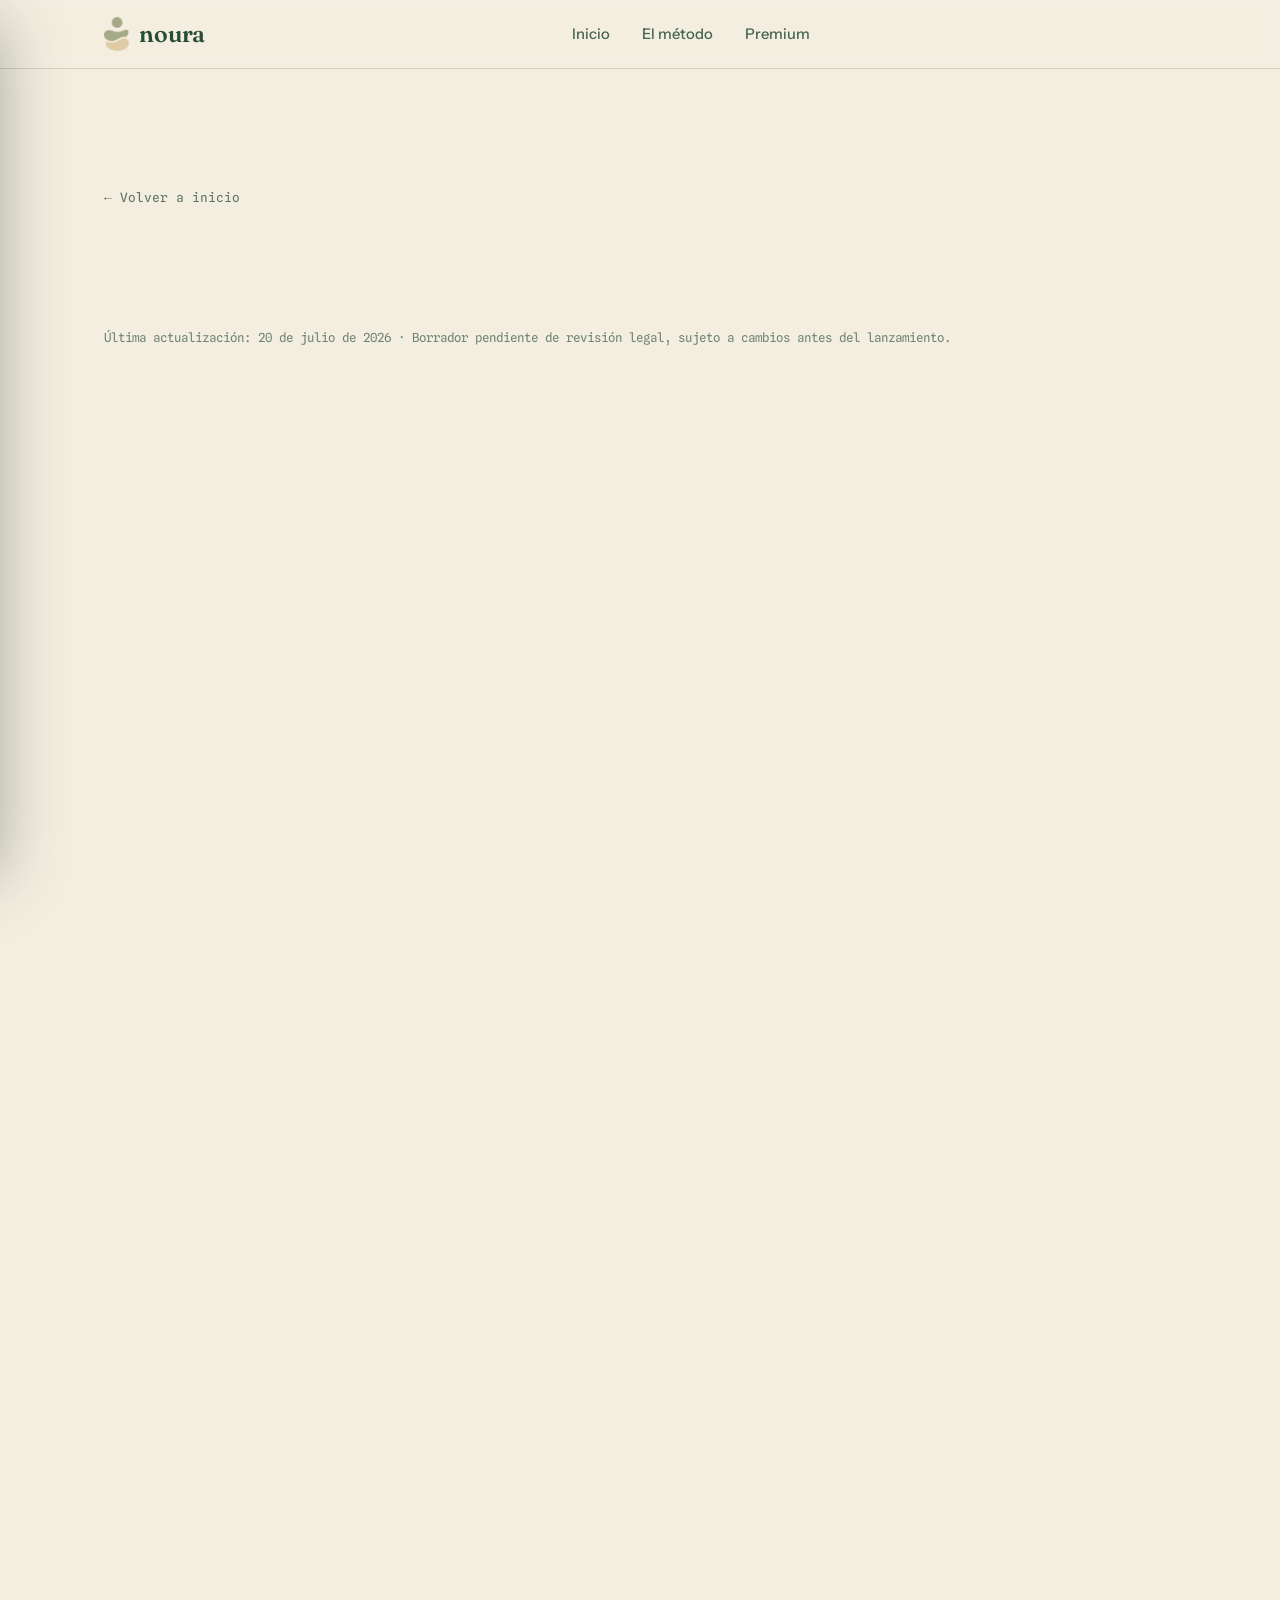
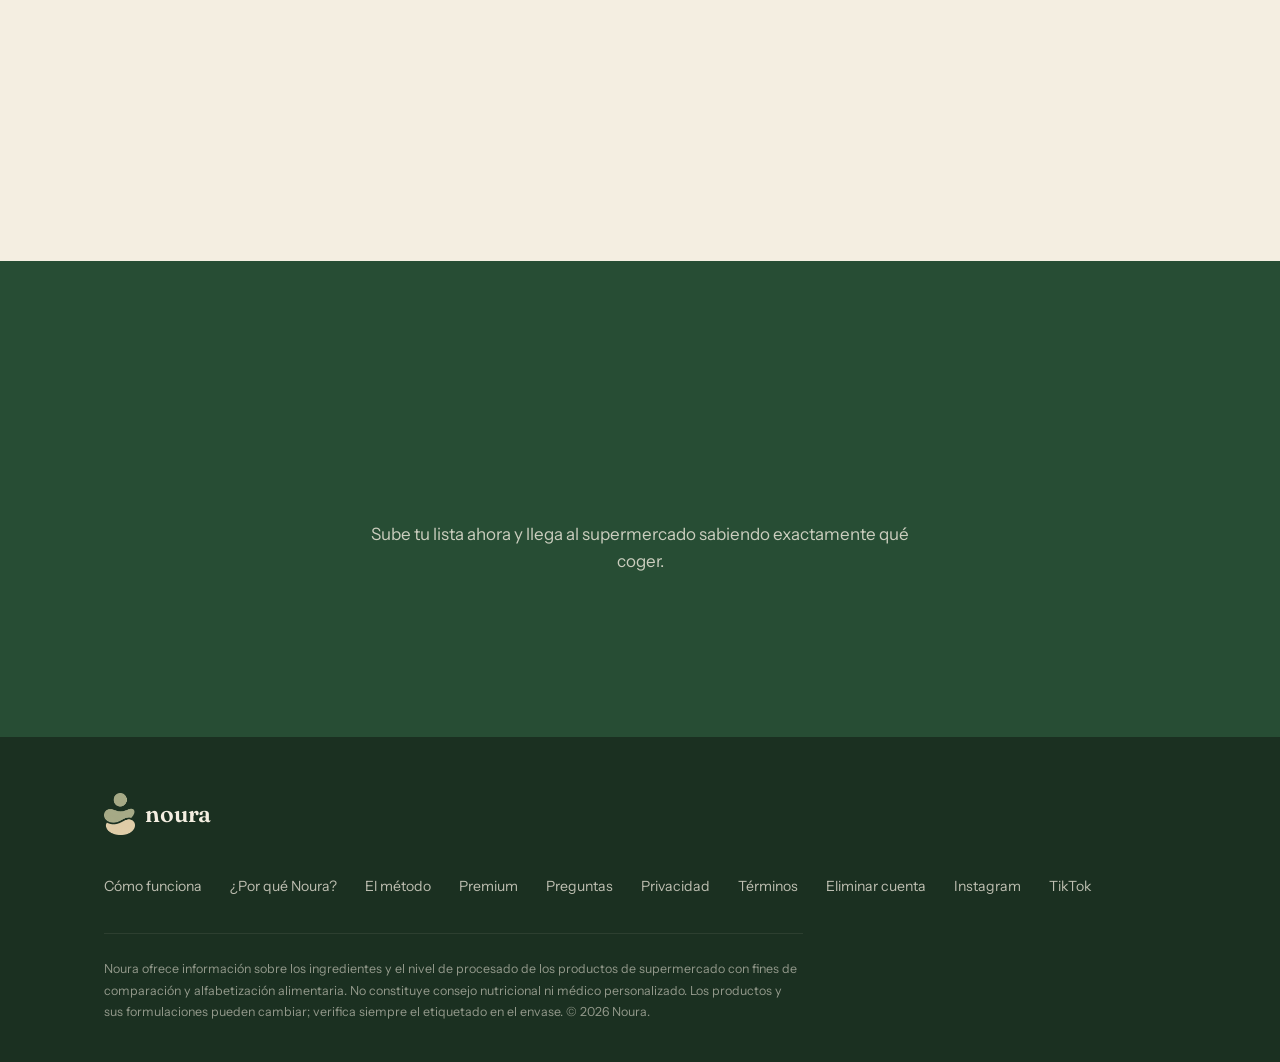
<file: terminos.html>
<!DOCTYPE html>
<html lang="es">
<head>
<meta charset="UTF-8">
<meta name="viewport" content="width=device-width, initial-scale=1.0">
<title>Términos y Condiciones — Noura</title>
<meta name="description" content="Condiciones de uso de la app Noura y de la suscripción Premium.">
<link rel="icon" type="image/png" href="favicon.png">
<link rel="preconnect" href="https://fonts.googleapis.com">
<link rel="preconnect" href="https://fonts.gstatic.com" crossorigin>
<link href="https://fonts.googleapis.com/css2?family=Fraunces:opsz,wght@9..144,400;9..144,500;9..144,600&family=Instrument+Sans:ital,wght@0,400;0,500;0,600;1,400&family=Spline+Sans+Mono:wght@400;500&display=swap" rel="stylesheet">
<link rel="stylesheet" href="styles.css">
</head>
<body>

<header>
  <div class="wrap nav">
    <a class="logo" href="index.html"><img src="logo.png" alt="">noura</a>
    <ul class="nav-links">
      <li><a href="index.html">Inicio</a></li>
      <li><a href="metodo.html">El método</a></li>
      <li><a href="premium.html">Premium</a></li>
    </ul>
    <div class="nav-actions">
      <button class="nav-toggle" aria-label="Abrir menú" aria-expanded="false" aria-controls="mobileDrawer">
        <span></span><span></span><span></span>
      </button>
    </div>
  </div>
</header>

<div class="drawer-overlay"></div>
<nav class="drawer" id="mobileDrawer" aria-label="Menú">
  <div class="drawer-head">
    <a class="logo" href="index.html"><img src="logo.png" alt="">noura</a>
    <button class="drawer-close" aria-label="Cerrar menú">&times;</button>
  </div>
  <ul class="drawer-links">
    <li><a href="index.html">Inicio</a></li>
    <li><a href="metodo.html">El método</a></li>
    <li><a href="premium.html">Premium</a></li>
  </ul>
</nav>

<main id="top">

<!-- TÉRMINOS -->
<section id="terminos">
  <div class="wrap">
    <a class="page-back reveal" href="index.html">← Volver a inicio</a>
    <p class="sec-eyebrow reveal">Legal</p>
    <h2 class="reveal">Términos y Condiciones</h2>
    <p class="legal-updated reveal">Última actualización: 20 de julio de 2026 · Borrador pendiente de revisión legal, sujeto a cambios antes del lanzamiento.</p>

    <div class="legal-content reveal">
      <h3>1. Aceptación de los términos</h3>
      <p>Al crear una cuenta o usar la aplicación Noura ("la app"), aceptas estos Términos y Condiciones y nuestra <a href="privacidad.html">Política de Privacidad</a>. Si no estás de acuerdo, no debes usar la app.</p>

      <h3>2. Qué es Noura</h3>
      <p>Noura es una app que, a partir de la lista de la compra que subes, te recomienda un producto concreto por categoría según sus ingredientes y nivel de procesado, e incluye funciones Premium de generación de menú semanal, lista de la compra derivada y coste estimado.</p>

      <h3>3. Tu cuenta</h3>
      <p>Eres responsable de mantener la confidencialidad de tus credenciales de acceso y de toda actividad realizada desde tu cuenta. Debes tener al menos 16 años para crear una cuenta.</p>

      <h3>4. Contenido que subes</h3>
      <p>Al subir tu lista de la compra (como texto o como foto), nos concedes el derecho a procesarla exclusivamente para generarte recomendaciones, menús y listas derivadas. No usamos tu contenido con fines publicitarios ni lo cedemos a marcas o supermercados.</p>

      <h3>5. Suscripción Premium</h3>
      <p>Las funciones avanzadas (menú semanal, lista de la compra derivada y coste estimado) requieren una suscripción de pago mensual, gestionada a través de la tienda de aplicaciones correspondiente (App Store / Google Play). La suscripción se renueva automáticamente salvo cancelación antes de la fecha de renovación, según las políticas de la tienda desde la que la contrataste.</p>

      <h3>6. No es consejo médico ni nutricional</h3>
      <p>Noura ofrece información sobre ingredientes y nivel de procesado con fines de comparación y alfabetización alimentaria. No sustituye el consejo de un profesional sanitario o de la nutrición. Consulta siempre a un profesional ante cualquier duda médica o dietética específica.</p>

      <h3>7. Disponibilidad del servicio</h3>
      <p>Trabajamos para mantener el servicio disponible y actualizado, pero no garantizamos disponibilidad ininterrumpida. Los productos recomendados, sus ingredientes y su disponibilidad en el supermercado pueden cambiar sin previo aviso; verifica siempre el etiquetado del envase.</p>

      <h3>8. Propiedad intelectual</h3>
      <p>La app, su marca, diseño y contenido son propiedad de Noura. No está permitido copiar, modificar o redistribuir la app o su contenido sin autorización previa.</p>

      <h3>9. Cancelación y eliminación de cuenta</h3>
      <p>Puedes cancelar tu suscripción o eliminar tu cuenta en cualquier momento. Consulta cómo hacerlo en <a href="eliminar-cuenta.html">Eliminar cuenta</a>.</p>

      <h3>10. Modificaciones</h3>
      <p>Podemos actualizar estos términos ocasionalmente. Te avisaremos de cambios relevantes a través de la app o de esta página.</p>

      <h3>11. Ley aplicable</h3>
      <p>Estos términos se rigen por la legislación española. Cualquier controversia se someterá a los juzgados y tribunales competentes conforme a la normativa de protección de consumidores aplicable.</p>

      <h3>12. Contacto</h3>
      <p>Para cualquier consulta sobre estos términos, escríbenos a <a href="mailto:hola@noura.app">hola@noura.app</a>.</p>
    </div>
  </div>
</section>

<!-- CTA FINAL -->
<section class="cta-final">
  <div class="wrap">
    <img class="reveal" src="logo.png" alt="">
    <h2 class="reveal">Tu próxima compra, ya decidida.</h2>
    <p class="reveal">Sube tu lista ahora y llega al supermercado sabiendo exactamente qué coger.</p>
    <!-- Nota: sustituir el href="#" por la ficha real de App Store en cuanto Apple apruebe la app -->
    <div class="store-badges reveal">
      <a class="store-badge" href="#" aria-label="Descárgala en el App Store">
        <svg class="store-badge-icon" viewBox="0 0 24 24" fill="none" stroke="currentColor" stroke-width="1.6" stroke-linecap="round" stroke-linejoin="round" aria-hidden="true"><path d="M12 3v11"/><path d="M7.5 10.5 12 15l4.5-4.5"/><path d="M4.5 19h15"/></svg>
        <span><small>Descárgala en</small><strong>App Store</strong></span>
      </a>
      <span class="store-badge store-badge-soon" aria-disabled="true">
        <svg class="store-badge-icon" viewBox="0 0 24 24" fill="none" stroke="currentColor" stroke-width="1.6" stroke-linecap="round" stroke-linejoin="round" aria-hidden="true"><path d="M12 3v11"/><path d="M7.5 10.5 12 15l4.5-4.5"/><path d="M4.5 19h15"/></svg>
        <span><small>Próximamente en</small><strong>Google Play</strong></span>
      </span>
    </div>
  </div>
</section>

</main>

<footer>
  <div class="wrap">
    <div class="foot-grid">
      <a class="logo" href="index.html"><img src="logo.png" alt="">noura</a>
      <ul class="foot-links">
        <li><a href="index.html#como-funciona">Cómo funciona</a></li>
        <li><a href="index.html#diferencia">¿Por qué Noura?</a></li>
        <li><a href="metodo.html">El método</a></li>
        <li><a href="premium.html">Premium</a></li>
        <li><a href="index.html#faq">Preguntas</a></li>
        <li><a href="privacidad.html">Privacidad</a></li>
        <li><a href="terminos.html">Términos</a></li>
        <li><a href="eliminar-cuenta.html">Eliminar cuenta</a></li>
        <li><a href="https://www.instagram.com/noura.aio/" target="_blank" rel="noopener">Instagram</a></li>
        <li><a href="https://www.tiktok.com/@noura.aio" target="_blank" rel="noopener">TikTok</a></li>
      </ul>
    </div>
    <p class="disclaimer">Noura ofrece información sobre los ingredientes y el nivel de procesado de los productos de supermercado con fines de comparación y alfabetización alimentaria. No constituye consejo nutricional ni médico personalizado. Los productos y sus formulaciones pueden cambiar; verifica siempre el etiquetado en el envase. © 2026 Noura.</p>
  </div>
</footer>

<script src="script.js"></script>

</body>
</html>
</file>
<file: styles.css>
:root{
  --cream:#F4EEE1;
  --cream-deep:#EDE4D2;
  --forest:#274D34;
  --dark:#1B3021;
  --sage:#8FA292;
  --sand:#E0CDA8;
  --ink:#22301F;
  --line:rgba(39,77,52,.18);
  --display:"Fraunces",Georgia,serif;
  --body:"Instrument Sans",system-ui,sans-serif;
  --mono:"Spline Sans Mono",ui-monospace,monospace;
}
*{margin:0;padding:0;box-sizing:border-box}
html{scroll-behavior:smooth}
@media(prefers-reduced-motion:reduce){html{scroll-behavior:auto}}
body{
  font-family:var(--body);
  background:var(--cream);
  color:var(--ink);
  line-height:1.6;
  font-size:17px;
  -webkit-font-smoothing:antialiased;
}
body.drawer-open{overflow:hidden}
a{color:inherit}
a:focus-visible,button:focus-visible{outline:2px solid var(--forest);outline-offset:3px;border-radius:2px}
.wrap{max-width:1120px;margin:0 auto;padding:0 24px}

/* ---------- Nav ---------- */
header{
  position:sticky;top:0;z-index:50;
  background:rgba(244,238,225,.92);
  backdrop-filter:blur(10px);
  border-bottom:1px solid var(--line);
}
.nav{display:flex;align-items:center;justify-content:space-between;height:68px;gap:12px}
.logo{
  display:flex;align-items:center;gap:10px;
  font-family:var(--display);font-weight:600;font-size:1.45rem;
  color:var(--forest);text-decoration:none;letter-spacing:-.01em;
}
.logo img{height:34px;width:auto;display:block}
footer .logo img{height:42px}
.nav-links{display:flex;gap:32px;align-items:center;list-style:none}
.nav-links a{
  text-decoration:none;font-size:.92rem;font-weight:500;
  color:var(--forest);opacity:.85;transition:opacity .2s;
}
.nav-links a:hover{opacity:1}
.btn{
  display:inline-block;text-decoration:none;font-weight:600;font-size:.95rem;
  padding:12px 24px;border-radius:100px;transition:transform .15s,box-shadow .15s;
  border:none;cursor:pointer;font-family:var(--body);
}
.btn-primary{background:var(--forest);color:var(--cream)}
.btn-primary:hover{transform:translateY(-1px);box-shadow:0 6px 20px rgba(27,48,33,.25)}
.btn-ghost{background:transparent;color:var(--forest);border:1.5px solid var(--forest)}
.btn-ghost:hover{background:rgba(39,77,52,.06)}
.nav .btn{padding:9px 20px}
.nav-actions{display:flex;align-items:center;gap:10px}
.nav-toggle{
  display:none;flex-direction:column;justify-content:center;gap:5px;
  width:36px;height:36px;background:none;border:none;cursor:pointer;padding:0;flex:none;
}
.nav-toggle span{display:block;width:22px;height:2px;background:var(--forest);border-radius:2px}
@media(max-width:800px){
  .nav-links{display:none}
  .nav-toggle{display:flex}
}

/* ---------- Mobile drawer ---------- */
.drawer-overlay{
  position:fixed;inset:0;background:rgba(27,48,33,.45);
  opacity:0;pointer-events:none;transition:opacity .25s ease;z-index:90;
}
.drawer-overlay.open{opacity:1;pointer-events:auto}
.drawer{
  position:fixed;top:0;left:0;bottom:0;width:min(78vw,320px);
  background:var(--cream);z-index:95;padding:22px 24px 28px;
  transform:translateX(-100%);transition:transform .3s ease;
  box-shadow:24px 0 60px -24px rgba(27,48,33,.35);
  display:flex;flex-direction:column;overflow-y:auto;
}
.drawer.open{transform:translateX(0)}
.drawer-head{display:flex;justify-content:space-between;align-items:center;margin-bottom:20px}
.drawer-close{
  background:none;border:none;font-size:1.7rem;line-height:1;
  color:var(--forest);cursor:pointer;padding:4px 8px;font-family:var(--body);
}
.drawer-links{display:flex;flex-direction:column;list-style:none}
.drawer-links a{
  text-decoration:none;color:var(--dark);font-weight:500;font-size:1.03rem;
  padding:14px 4px;border-bottom:1px solid var(--line);display:block;
}
.drawer .btn{margin-top:22px;text-align:center}

/* ---------- Hero ---------- */
.hero{padding:88px 0 96px;overflow:hidden}
.hero-grid{display:grid;grid-template-columns:1.05fr .95fr;gap:64px;align-items:start}
.eyebrow{
  font-family:var(--mono);font-size:.78rem;letter-spacing:.14em;
  text-transform:uppercase;color:var(--forest);opacity:.75;margin-bottom:22px;
}
h1{
  font-family:var(--display);font-weight:500;
  font-size:clamp(2.4rem,5vw,3.7rem);
  line-height:1.08;letter-spacing:-.02em;color:var(--dark);
  margin-bottom:24px;
}
h1 .accent{color:var(--sage)}
.hero p.lead{font-size:1.15rem;max-width:32em;color:var(--ink);opacity:.88;margin-bottom:34px}
.hero-ctas{display:flex;gap:14px;flex-wrap:wrap;align-items:center;margin-bottom:26px}
.hero-note{font-family:var(--mono);font-size:.78rem;color:var(--forest);opacity:.65}

/* claims crossed out */
.claims{display:flex;gap:10px;flex-wrap:wrap;margin-top:38px}
.claim{
  font-family:var(--mono);font-size:.75rem;letter-spacing:.06em;
  padding:6px 14px;border:1px solid var(--line);border-radius:100px;
  color:var(--forest);position:relative;opacity:.8;
}
.claim::after{
  content:"";position:absolute;left:8%;top:50%;height:1.5px;width:84%;
  background:var(--forest);transform:rotate(-4deg);
}

/* ---------- Demo card ---------- */
.demo-eyebrow{
  position:relative;
  font-family:var(--mono);font-size:.78rem;letter-spacing:.14em;
  text-transform:uppercase;color:var(--sage);
  padding-top:22px;margin-bottom:14px;
  display:none;
}
.demo-eyebrow::before{
  content:"";position:absolute;top:0;left:50%;width:100vw;
  transform:translateX(-50%);border-top:2px solid var(--sage);
}
@media(max-width:900px){.demo-eyebrow{display:block}}
.demo{
  background:var(--cream-deep);border:1px solid var(--sage);border-radius:20px;
  box-shadow:0 24px 60px -24px rgba(27,48,33,.28);
  padding:26px;position:relative;
}
.demo-head{
  display:flex;justify-content:space-between;align-items:center;
  padding-bottom:16px;border-bottom:1px dashed var(--line);margin-bottom:18px;
}
.demo-head .t{font-family:var(--display);font-weight:600;font-size:1.05rem;color:var(--dark)}
.demo-head .pill{
  font-family:var(--mono);font-size:.68rem;letter-spacing:.1em;text-transform:uppercase;
  background:var(--sand);color:var(--dark);padding:5px 12px;border-radius:100px;
}
.list-item{
  font-family:var(--mono);font-size:.85rem;color:var(--forest);
  padding:8px 0;display:flex;gap:10px;align-items:center;opacity:.55;
  transition:opacity .2s ease;
}
.list-item.active{opacity:1;font-weight:500}
.list-item .dot{width:6px;height:6px;border-radius:50%;background:var(--sage);flex:none}
.list-item.active .dot{background:var(--forest)}
.reco{
  margin-top:16px;background:var(--cream);border:1.5px solid var(--forest);
  border-radius:14px;padding:18px 18px 16px;
  transition:opacity .22s ease;
}
.reco.fading{opacity:0}
.reco .tag{
  font-family:var(--mono);font-size:.65rem;letter-spacing:.14em;text-transform:uppercase;
  color:var(--forest);opacity:.7;display:block;margin-bottom:6px;
  line-height:1.4;height:2.8em;overflow:hidden;
}
.reco-top{display:flex;gap:12px;align-items:center}
.reco-img{
  width:56px;height:56px;border-radius:10px;object-fit:cover;flex:none;
  border:1px solid var(--line);background:#fff;
}
.reco-top .reco-text{flex:1;min-width:0}
.reco .name{
  font-weight:600;color:var(--dark);margin-bottom:8px;
  height:3.4em;overflow:hidden;
}
.reco .ing{
  font-family:var(--mono);font-size:.76rem;line-height:1.7;color:var(--forest);
  background:rgba(143,162,146,.14);border-radius:8px;padding:10px 12px;margin-bottom:10px;
  height:7em;overflow:hidden;
}
.reco .why{font-size:.85rem;color:var(--ink);opacity:.85;height:3.4em;overflow:hidden}
.reco .alt{
  margin-top:10px;padding-top:10px;border-top:1px dashed var(--line);
  font-size:.8rem;color:var(--forest);opacity:.75;
}
.rejected{
  margin-top:12px;border:1px solid var(--line);border-radius:14px;
  padding:14px 18px;opacity:.75;transition:opacity .22s ease;
}
.rejected.fading{opacity:0}
.rejected .name{
  font-weight:500;color:var(--ink);text-decoration:line-through;text-decoration-color:var(--sage);
  margin-bottom:4px;font-size:.92rem;height:3.4em;overflow:hidden;
}
.rejected .why{font-size:.8rem;color:var(--forest);height:3.4em;overflow:hidden;display:block}
@media(max-width:900px){
  .hero{padding:56px 0 72px}
  .hero-grid{grid-template-columns:1fr;gap:48px}
}

/* ---------- Sticky in-page section nav (home) ---------- */
.section-nav{
  position:sticky;top:68px;z-index:40;
  background:rgba(244,238,225,.94);backdrop-filter:blur(8px);
  border-bottom:1px solid var(--line);
}
.section-nav .wrap{
  display:flex;gap:28px;padding:14px 24px;overflow-x:auto;position:relative;
}
.section-nav a{
  font-family:var(--mono);font-size:.8rem;font-weight:500;letter-spacing:.02em;
  color:var(--forest);opacity:.6;text-decoration:none;white-space:nowrap;
  padding-bottom:3px;border-bottom:2px solid transparent;
  transition:opacity .2s,border-color .2s;
}
.section-nav a:hover{opacity:.85}
.section-nav a.active{opacity:1;font-weight:600}
.nav-indicator{
  position:absolute;bottom:0;left:0;height:2px;background:var(--forest);
  width:0;transform:translateX(0);transition:transform .3s ease,width .3s ease;
  pointer-events:none;
}
@media(prefers-reduced-motion:reduce){.nav-indicator{transition:none}}

/* ---------- Sections ---------- */
section{padding:96px 0}
section[id]{scroll-margin-top:68px}
#como-funciona{background:var(--cream-deep);border-top:1px solid var(--line)}
.sec-eyebrow{
  font-family:var(--mono);font-size:.76rem;letter-spacing:.16em;
  text-transform:uppercase;color:var(--sage);margin-bottom:16px;
}
h2{
  font-family:var(--display);font-weight:500;
  font-size:clamp(1.9rem,3.6vw,2.6rem);line-height:1.15;
  letter-spacing:-.015em;color:var(--dark);margin-bottom:18px;max-width:20em;
}
.reveal.slide-left{transform:translateX(-32px)}
.reveal.slide-right{transform:translateX(32px)}
.sec-lead{font-size:1.08rem;max-width:36em;opacity:.85;margin-bottom:56px}

/* Steps */
.steps{display:grid;grid-template-columns:repeat(3,1fr);gap:28px}
.step{
  background:#FBF7EE;border:1px solid var(--line);border-radius:18px;padding:30px 28px;
}
.step .num{
  font-family:var(--display);font-size:2.2rem;font-weight:500;
  -webkit-text-stroke:1px var(--forest);color:transparent;display:block;margin-bottom:14px;
}
.step h3{font-family:var(--display);font-weight:600;font-size:1.2rem;color:var(--dark);margin-bottom:10px}
.step p{font-size:.94rem;opacity:.85}
@media(max-width:800px){.steps{grid-template-columns:1fr}}

/* Método (dark) */
.metodo{background:var(--dark);color:var(--cream)}
.metodo .sec-eyebrow{color:var(--sand)}
.metodo h2{color:var(--cream)}
.metodo .sec-lead{color:var(--cream);opacity:.75}
.rules{display:grid;grid-template-columns:1fr 1fr;gap:0;border-top:1px solid rgba(244,238,225,.16)}
.rule{
  padding:30px 28px 30px 0;border-bottom:1px solid rgba(244,238,225,.16);
}
.rule:nth-child(odd){padding-right:48px;border-right:1px solid rgba(244,238,225,.16)}
.rule:nth-child(even){padding-left:48px}
.rule h3{
  font-family:var(--display);font-weight:500;font-size:1.25rem;
  color:var(--sand);margin-bottom:10px;
}
.rule p{font-size:.94rem;opacity:.8;line-height:1.65}
@media(max-width:800px){
  .rules{grid-template-columns:1fr}
  .rule:nth-child(odd){border-right:none;padding-right:0}
  .rule:nth-child(even){padding-left:0}
}

/* ¿Por qué Noura? */
#diferencia{background:rgba(143,162,146,.1);border-top:1px solid var(--line)}
.vs-grid{display:grid;grid-template-columns:1fr 1fr;gap:28px;margin-top:8px}
.vs-card{border-radius:18px;padding:34px 32px;border:1px solid var(--line)}
.vs-card.them{background:transparent}
.vs-card.us{background:var(--forest);color:var(--cream);border-color:var(--forest)}
.vs-card .label{
  font-family:var(--mono);font-size:.7rem;letter-spacing:.14em;text-transform:uppercase;
  display:block;margin-bottom:14px;opacity:.65;
}
.vs-card h3{font-family:var(--display);font-weight:500;font-size:1.4rem;margin-bottom:12px}
.vs-card.them h3{color:var(--dark)}
.vs-card.us h3{color:var(--sand)}
.vs-card p{font-size:.95rem;opacity:.85}
@media(max-width:800px){.vs-grid{grid-template-columns:1fr}}

/* Banner gratis */
.gratis{background:var(--cream-deep);border-top:1px solid var(--line);padding:72px 0}
.gratis-inner{
  display:flex;align-items:center;justify-content:space-between;gap:40px;flex-wrap:wrap;
}
.gratis h2{margin-bottom:10px}
.gratis p{opacity:.85;max-width:34em}
.gratis .big{
  font-family:var(--display);font-size:clamp(1.4rem,2.4vw,1.8rem);
  color:var(--forest);font-weight:500;
}

/* Premium */
.premium{background:var(--dark);color:var(--cream)}
.premium .sec-eyebrow{color:var(--sand)}
.premium h2{color:var(--cream)}
.premium .sec-lead{color:var(--cream);opacity:.75;margin-bottom:48px}
.premium-grid{display:grid;grid-template-columns:1fr 1fr;gap:56px;align-items:center}
.premium-copy h3{
  font-family:var(--display);font-weight:500;font-size:1.6rem;
  color:var(--sand);margin-bottom:14px;
}
.premium-copy p{opacity:.82;margin-bottom:18px;font-size:1rem}
.premium-copy .btn{background:var(--sand);color:var(--dark);margin-top:10px}
.premium-more{
  margin-top:34px;padding-top:24px;border-top:1px solid rgba(244,238,225,.16);
  font-size:.88rem;opacity:.65;font-family:var(--mono);letter-spacing:.02em;
}
.premium-features{list-style:none;display:flex;flex-direction:column;gap:16px;margin:22px 0 8px}
.premium-features li{display:flex;gap:12px;align-items:flex-start;font-size:.98rem;opacity:.9}
.premium-features .pf-num{
  font-family:var(--mono);font-size:.72rem;color:var(--sand);
  border:1px solid rgba(244,238,225,.35);border-radius:50%;
  width:24px;height:24px;display:flex;align-items:center;justify-content:center;
  flex:none;margin-top:1px;
}
@media(max-width:520px){
  .premium-copy h3{font-size:1.3rem}
  .premium-copy p,.premium-features li{font-size:.92rem}
}

/* Premium demo: menú -> lista */
.menu-demo{
  background:rgba(244,238,225,.06);border:1px solid rgba(244,238,225,.18);
  border-radius:20px;padding:24px;
}
.menu-demo .md-label{
  font-family:var(--mono);font-size:.66rem;letter-spacing:.14em;text-transform:uppercase;
  color:var(--sand);display:block;margin-bottom:10px;
}
.profile-chips{display:flex;gap:8px;flex-wrap:wrap}
.chip{
  font-family:var(--mono);font-size:.72rem;color:var(--cream);
  border:1px solid rgba(244,238,225,.35);border-radius:100px;
  padding:5px 13px;background:rgba(244,238,225,.06);
}
.menu-box{
  background:rgba(244,238,225,.08);border:1px dashed rgba(244,238,225,.3);
  border-radius:12px;padding:16px 18px;font-family:var(--mono);
  font-size:.8rem;line-height:1.9;color:var(--cream);
}
.menu-box span{opacity:.6}
.md-arrow{
  text-align:center;font-family:var(--mono);color:var(--sand);
  padding:14px 0;font-size:.8rem;letter-spacing:.1em;
}
.deduced{
  background:var(--cream);border-radius:12px;padding:16px 18px;color:var(--ink);
}
.deduced .d-item{
  display:flex;justify-content:space-between;gap:14px;align-items:baseline;
  padding:8px 0;border-bottom:1px dashed var(--line);font-size:.85rem;
}
.deduced .d-item:last-child{border-bottom:none}
.deduced .d-item.total{
  border-top:1.5px solid var(--forest);border-bottom:none;margin-top:4px;padding-top:12px;
}
.deduced .d-item.total b{font-family:var(--display);font-size:.98rem}
.deduced .d-item.total span{font-family:var(--body);font-weight:600;font-size:.95rem;color:var(--dark);opacity:1}
.deduced .d-item b{font-weight:600;color:var(--dark)}
.deduced .d-item span{font-family:var(--mono);font-size:.7rem;color:var(--forest);opacity:.7;white-space:nowrap}
@media(max-width:900px){.premium-grid{grid-template-columns:1fr;gap:40px}}

/* FAQ */
#faq{border-top:1px solid var(--line)}
.faq-list{max-width:760px}
details{border-bottom:1px solid var(--line)}
summary{
  cursor:pointer;list-style:none;padding:22px 0;
  font-family:var(--display);font-weight:500;font-size:1.15rem;color:var(--dark);
  display:flex;justify-content:space-between;align-items:center;gap:20px;
}
summary::-webkit-details-marker{display:none}
summary::after{content:"+";font-family:var(--mono);font-size:1.3rem;color:var(--sage);flex:none;transition:transform .2s}
details[open] summary::after{transform:rotate(45deg)}
details p{padding:0 0 24px;font-size:.96rem;opacity:.85;max-width:40em}

/* CTA final */
.cta-final{background:var(--forest);color:var(--cream);text-align:center}
.cta-final h2{color:var(--cream);margin:0 auto 16px}
.cta-final p{opacity:.8;max-width:32em;margin:0 auto 36px}
.cta-final .btn{background:var(--sand);color:var(--dark);font-size:1.05rem;padding:15px 34px}
.cta-final img{height:56px;margin:0 auto 26px;display:block}

/* Footer */
footer{background:var(--dark);color:var(--cream);padding:56px 0 40px;font-size:.88rem}
.foot-grid{display:flex;justify-content:space-between;gap:40px;flex-wrap:wrap;margin-bottom:36px;align-items:center}
footer .logo{color:var(--cream)}
.foot-links{display:flex;gap:28px;list-style:none;flex-wrap:wrap}
.foot-links a{text-decoration:none;opacity:.75}
.foot-links a:hover{opacity:1}
.disclaimer{
  border-top:1px solid rgba(244,238,225,.14);padding-top:24px;
  font-size:.78rem;opacity:.55;max-width:56em;line-height:1.7;
}

/* Reveal on scroll */
.reveal{opacity:0;transform:translateY(18px);transition:opacity .6s ease,transform .6s ease}
.reveal.in{opacity:1;transform:none}
@media(prefers-reduced-motion:reduce){.reveal{opacity:1;transform:none;transition:none}}

/* Menú semanal teaser + capturas reales de la app */
#menu-semanal{border-top:1px solid var(--line)}
.app-shots{display:flex;gap:32px;justify-content:center;flex-wrap:wrap;margin-top:48px}
.phone-frame{width:220px;margin:0}
.phone-frame img{
  display:block;width:100%;
  aspect-ratio:946/1853;object-fit:cover;object-position:bottom;
  border-radius:26px;border:6px solid var(--dark);
  box-shadow:0 24px 60px -24px rgba(27,48,33,.35);
}
.phone-frame figcaption{
  margin-top:14px;text-align:center;font-family:var(--mono);font-size:.78rem;
  letter-spacing:.06em;text-transform:uppercase;color:var(--forest);opacity:.75;
}
@media(max-width:700px){
  .app-shots{gap:18px}
  .phone-frame{width:42%}
}

/* App store badges */
.store-badges{display:flex;gap:12px;flex-wrap:wrap;margin-bottom:26px}
.store-badge{
  display:inline-flex;align-items:center;gap:10px;
  background:var(--dark);color:var(--cream);border-radius:12px;
  padding:9px 16px;text-decoration:none;transition:transform .15s,box-shadow .15s;
}
a.store-badge:hover{transform:translateY(-1px);box-shadow:0 6px 20px rgba(27,48,33,.25)}
.store-badge-icon{width:22px;height:22px;flex:none}
.store-badge span{display:flex;flex-direction:column;line-height:1.15}
.store-badge small{font-size:.62rem;opacity:.8;font-family:var(--body)}
.store-badge strong{font-family:var(--display);font-size:.98rem;font-weight:600}
.store-badge-soon{opacity:.55;cursor:default}
.cta-final .store-badges{justify-content:center;margin-bottom:0}

/* Legal pages (privacidad / términos / eliminar cuenta) */
.legal-content{max-width:64em}
.legal-content h3{
  font-family:var(--display);font-weight:600;font-size:1.15rem;
  color:var(--dark);margin:34px 0 10px;
}
.legal-content h3:first-child{margin-top:0}
.legal-content p{font-size:.96rem;opacity:.88;margin-bottom:14px}
.legal-content ul{margin:0 0 14px 20px}
.legal-content li{font-size:.96rem;opacity:.88;margin-bottom:6px}
.legal-updated{
  font-family:var(--mono);font-size:.78rem;color:var(--forest);opacity:.65;margin-bottom:34px;
}

/* Standalone page hero (método / premium) */
.page-hero{padding:64px 0 16px}
.page-hero .sec-eyebrow{margin-bottom:16px}
.page-back{
  font-family:var(--mono);font-size:.8rem;color:var(--forest);opacity:.75;
  text-decoration:none;display:inline-block;margin-bottom:18px;
}
.page-back:hover{opacity:1}
.metodo .page-back,.premium .page-back{color:var(--sand)}
</file>
